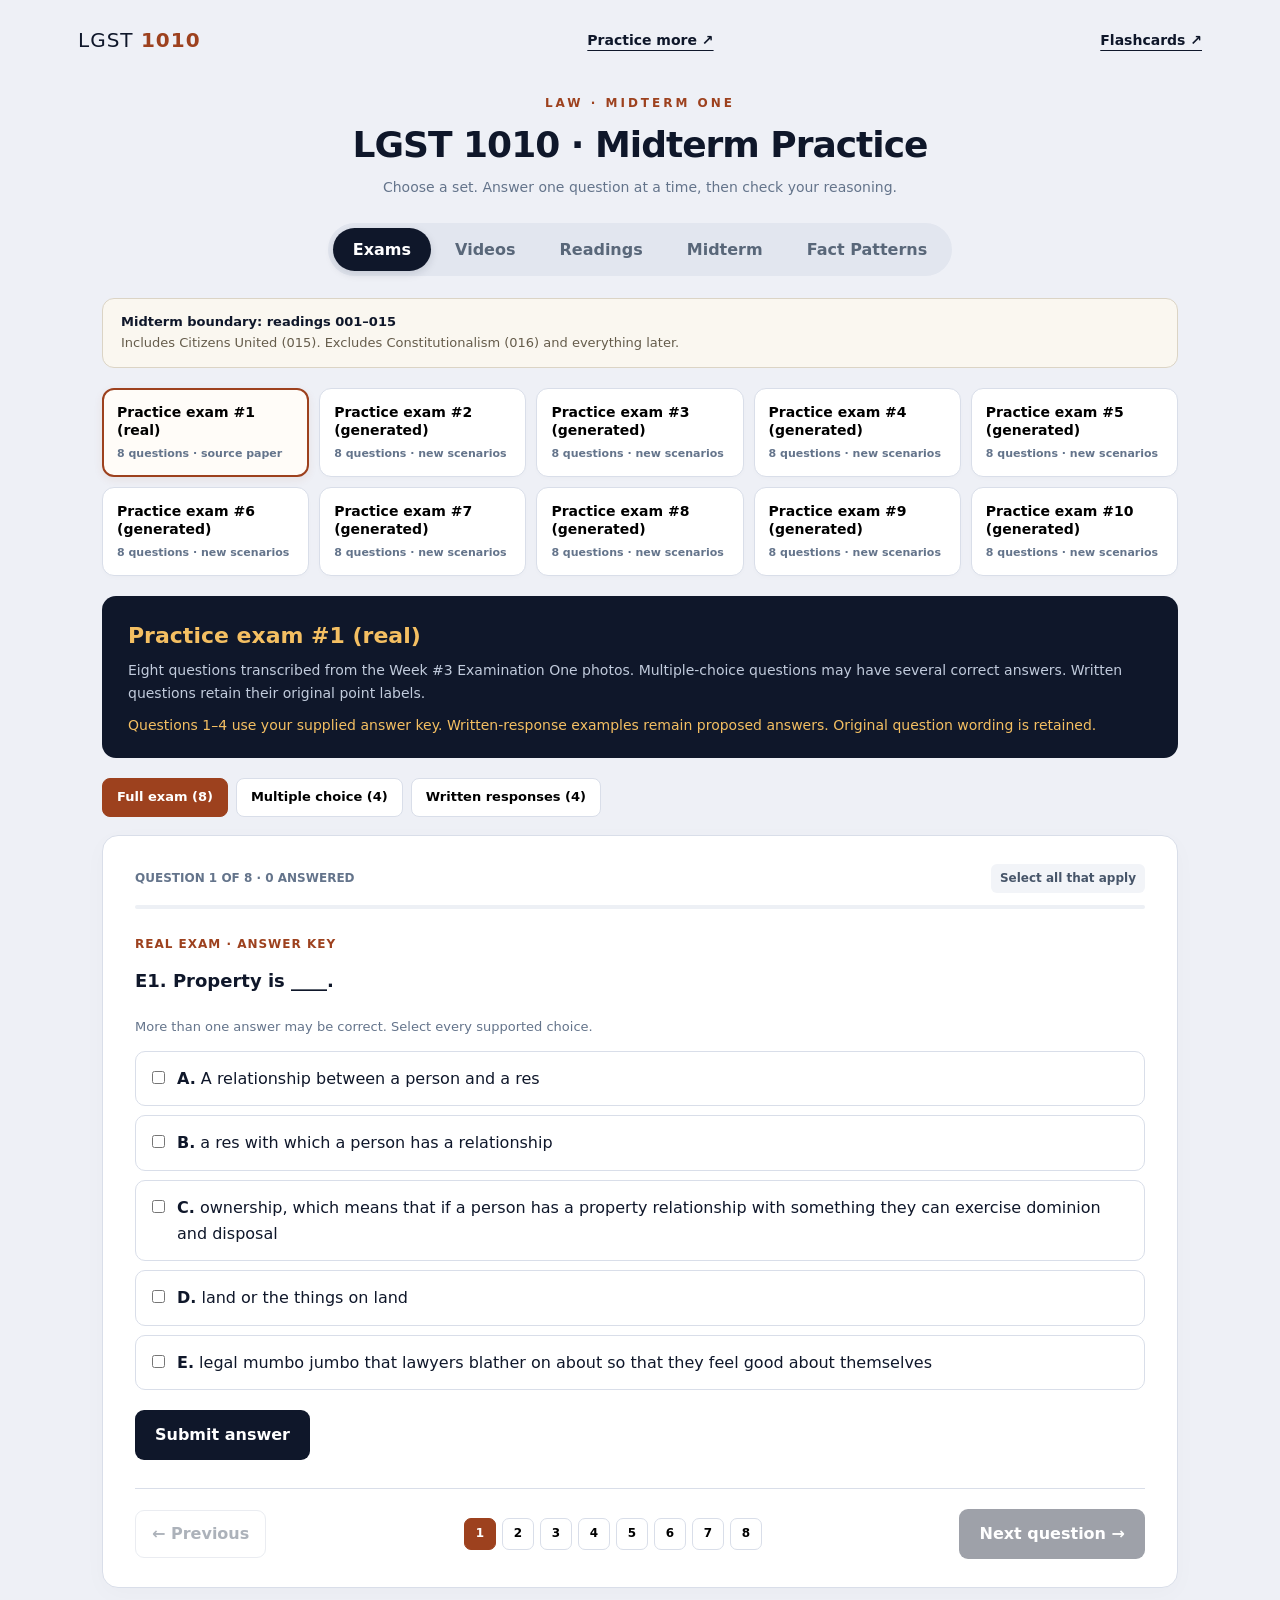
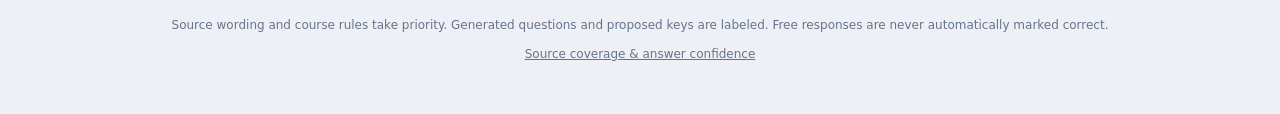
<file: index.html>
<!doctype html><html lang="en"><head><meta charset="utf-8"><meta name="viewport" content="width=device-width,initial-scale=1"><title>LGST 1010 · Midterm Practice</title><link rel="icon" href="favicon.svg"><link rel="stylesheet" href="style.css?v=20261011-full-facts"></head><body><header><a class="brand" href="./">LGST <b>1010</b></a><a class="practice" href="https://notebook.google.com/notebook/0f47667a-3fe8-4cbe-b764-c7b198764ac6?authuser=1" target="_blank" rel="noopener">Practice more ↗</a><a class="practice" href="flashcards.html">Flashcards ↗</a></header><main><div class="hero"><p class="eyebrow">LAW · MIDTERM ONE</p><h1>LGST 1010 · Midterm Practice</h1><p>Choose a set. Answer one question at a time, then check your reasoning.</p></div><nav id="modes" aria-label="Study sections"></nav><div class="scope"><strong>Midterm boundary: readings 001–015</strong><span>Includes Citizens United (015). Excludes Constitutionalism (016) and everything later.</span></div><div id="sets" aria-label="Question sets"></div><section class="setintro" id="setintro"></section><nav id="filters" aria-label="Question subtabs"></nav><section id="quiz" aria-live="polite"></section><footer>Source wording and course rules take priority. Generated questions and proposed keys are labeled. Free responses are never automatically marked correct.<br><button id="about">Source coverage &amp; answer confidence</button></footer><dialog id="sourceDialog"><button id="closeDialog" class="close" aria-label="Close">×</button><h2>What is in this site?</h2><div id="sourceContent"></div></dialog></main><script src="data.js?v=20261011-full-facts"></script><script src="fact-patterns.js?v=20261011-full-facts"></script><script src="app.js?v=20261011-full-facts"></script></body></html>
</file>
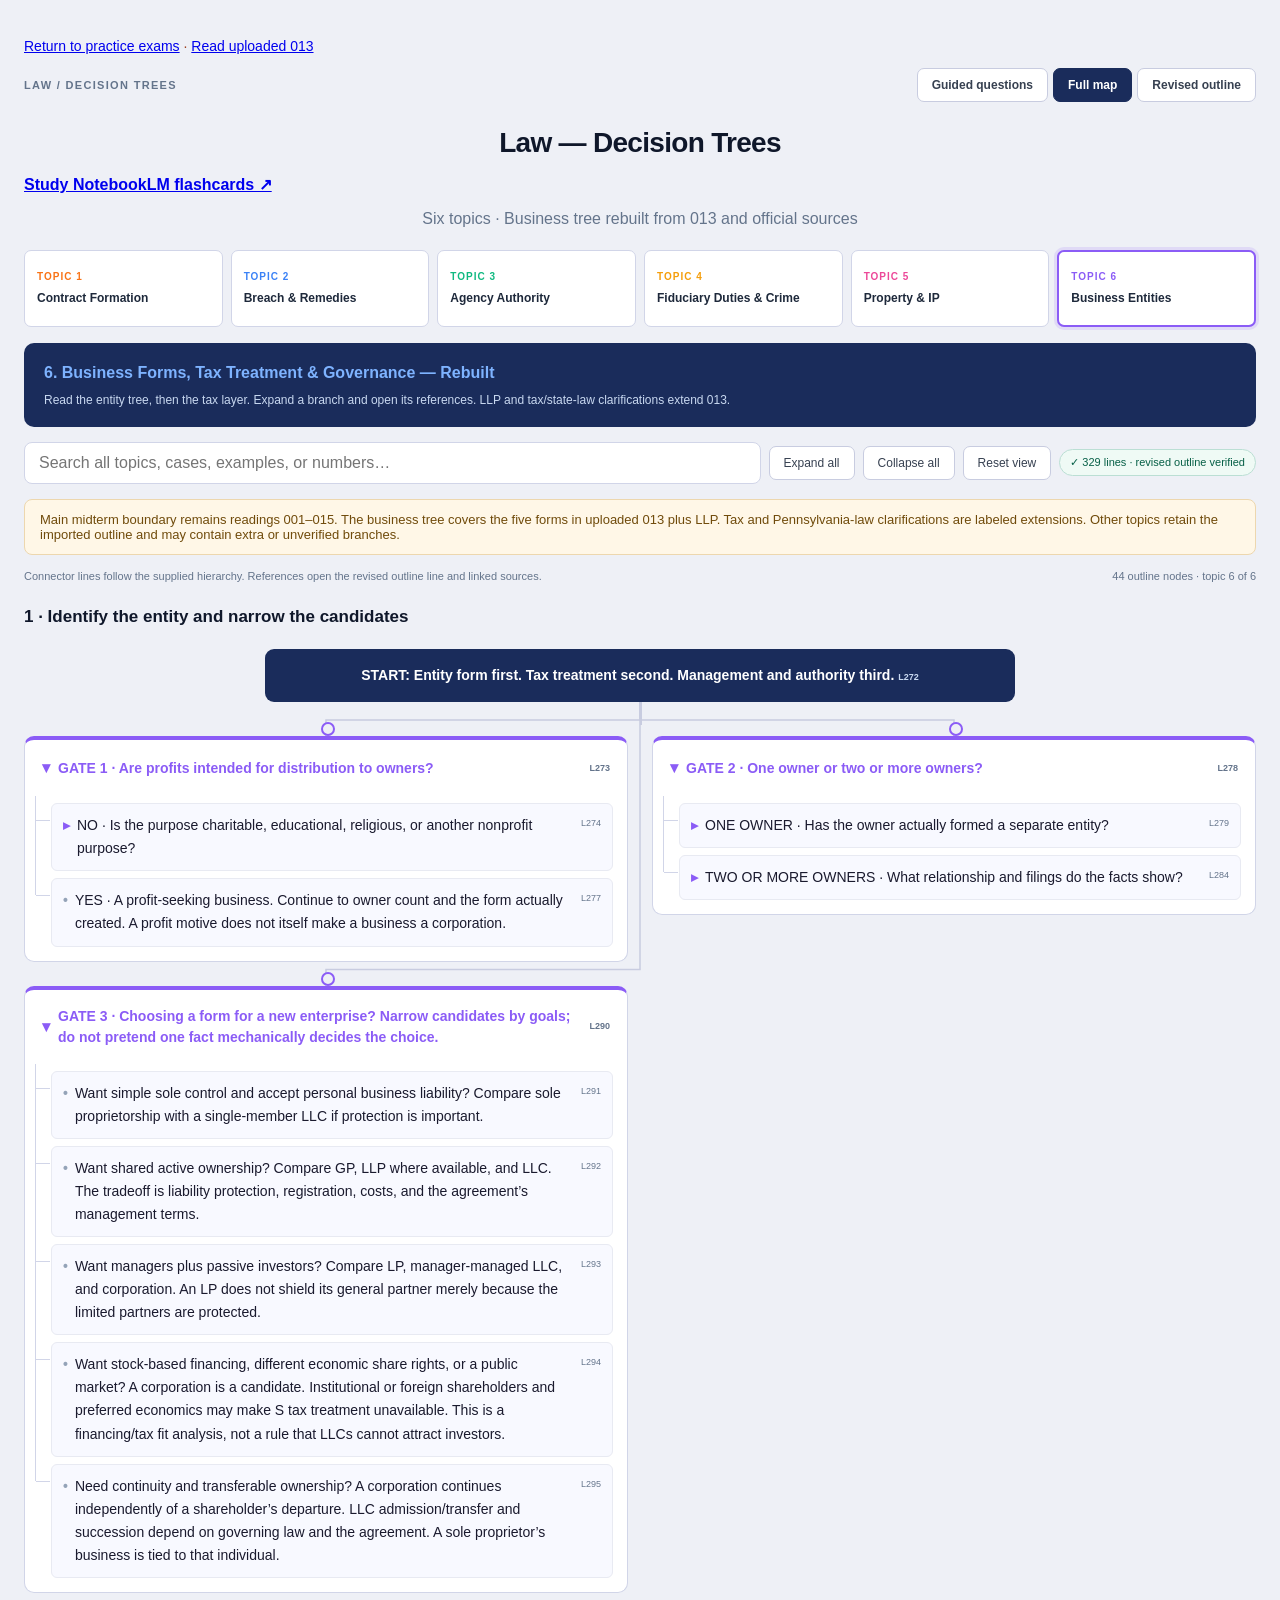
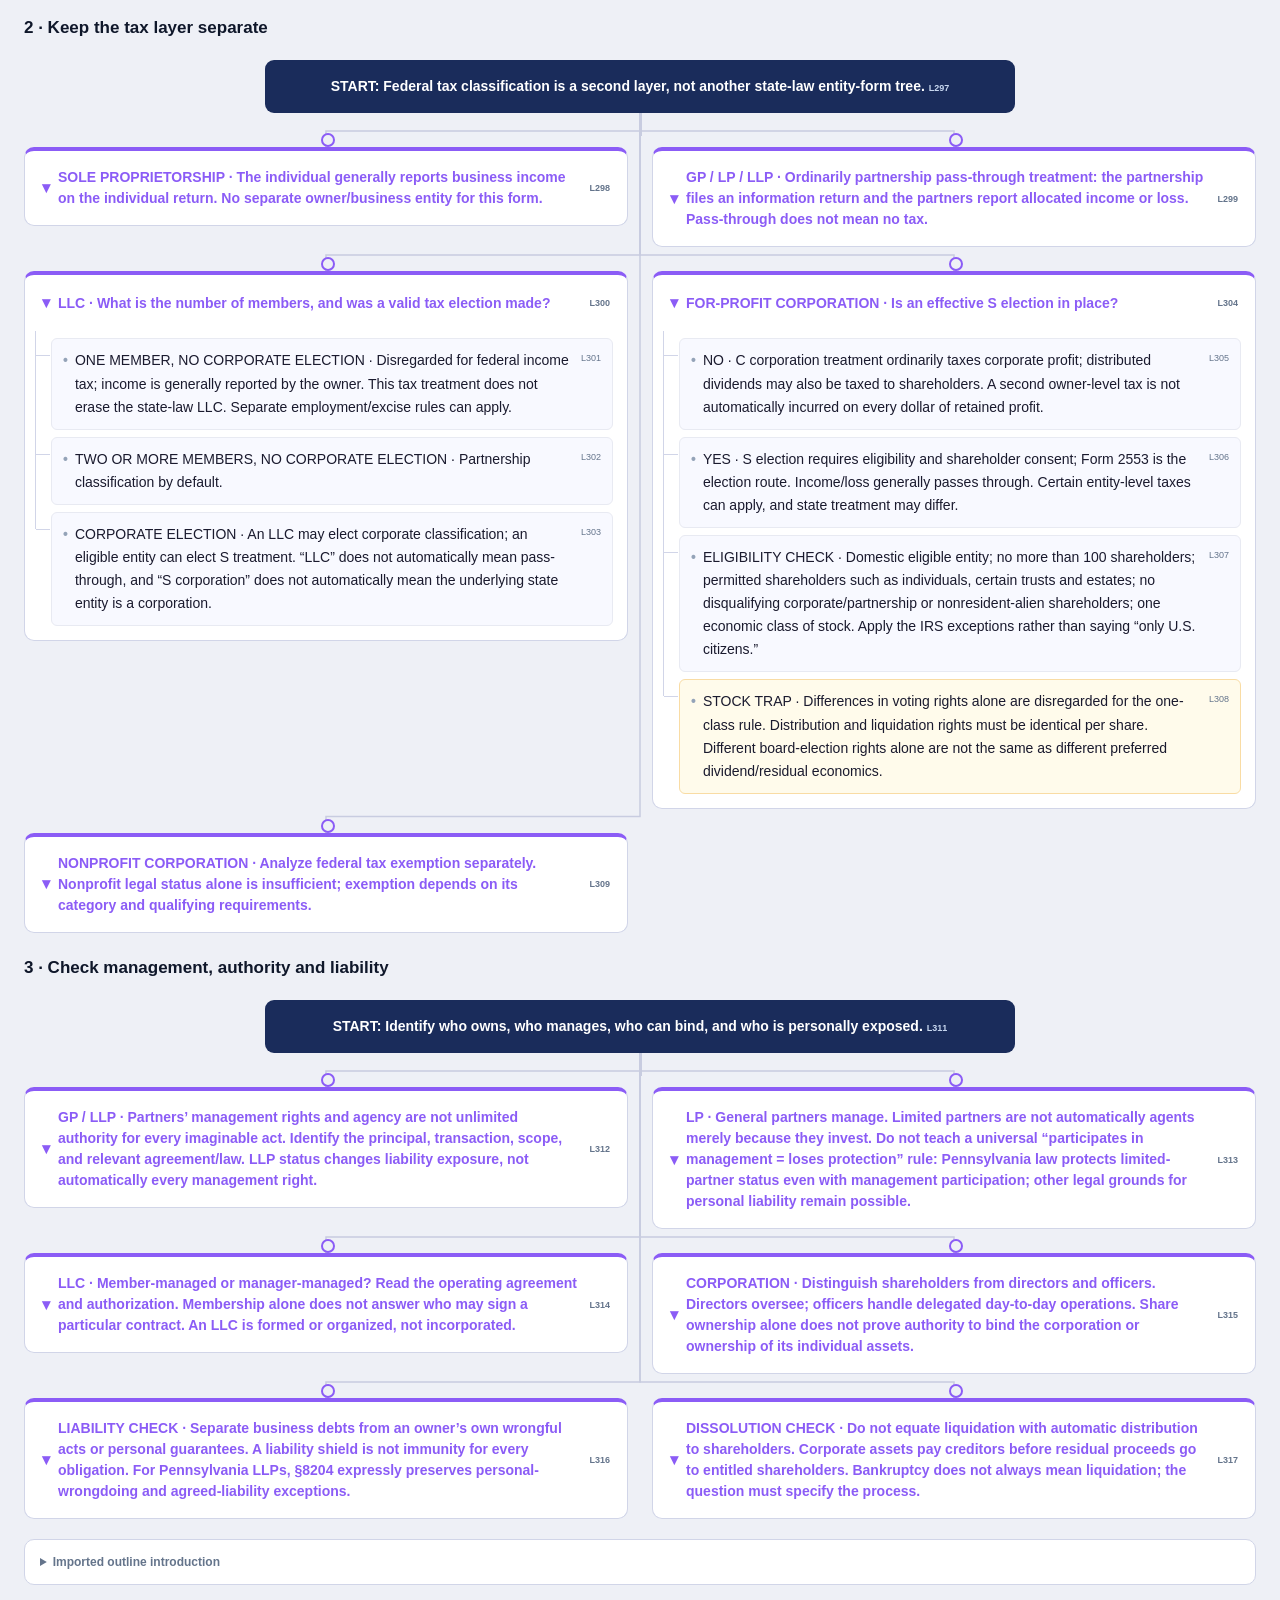
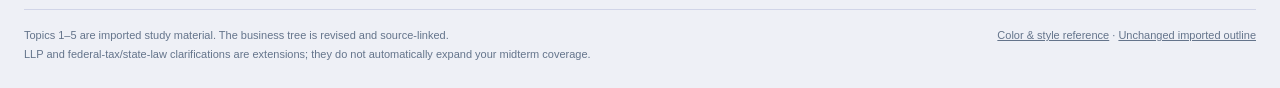
<file: decision-trees.html>
<!doctype html>
<html lang="en"><head><meta charset="UTF-8"><meta name="viewport" content="width=device-width,initial-scale=1">
<title>Law — Decision Trees</title><meta name="description" content="Six interactive topic trees with a rebuilt, source-linked business tree.">
<link rel="icon" type="image/svg+xml" href="data:image/svg+xml,%3Csvg xmlns='http://www.w3.org/2000/svg' viewBox='0 0 32 32'%3E%3Crect width='32' height='32' rx='7' fill='%231a2c5b'/%3E%3Cpath d='M16 6v9M7 15h18M7 15v9m18-9v9' stroke='%237eb3ff' stroke-width='2' fill='none'/%3E%3Ccircle cx='16' cy='6' r='3' fill='%23f97316'/%3E%3Ccircle cx='7' cy='25' r='3' fill='%2310b981'/%3E%3Ccircle cx='25' cy='25' r='3' fill='%23ec4899'/%3E%3C/svg%3E">
<style>
*{box-sizing:border-box}body{margin:0;background:#eef0f6;color:#1a1a2e;font:14px -apple-system,BlinkMacSystemFont,'Segoe UI',sans-serif}button,input{font:inherit}button,a{touch-action:manipulation}button{cursor:pointer}button:focus-visible,a:focus-visible,summary:focus-visible,input:focus-visible{outline:3px solid #3b82f6;outline-offset:3px}button{border:1px solid #c8cce0;background:white;color:#374151;border-radius:7px;padding:9px 14px}button:hover{background:#f8f9ff}button.active{background:#1a2c5b;border-color:#1a2c5b;color:white}main{max-width:1500px;padding:24px;margin:auto}.topline{display:flex;justify-content:space-between;align-items:center;gap:12px}.brand{font-size:11px;letter-spacing:.12em;font-weight:800;color:#64748b}.switch{display:flex;gap:5px}.switch button{font-size:12px;font-weight:650}h1{font-size:28px;text-align:center;letter-spacing:-.025em;margin:25px 0 6px;color:#0f172a}.subtitle{text-align:center;color:#64748b;margin:0 0 22px}.tabs{display:grid;grid-template-columns:repeat(6,1fr);gap:8px}.tab{text-align:left;border:1.5px solid #d1d5e8;padding:12px;min-height:77px}.tab.selected{border:2px solid var(--uc);box-shadow:0 0 0 3px color-mix(in srgb,var(--uc) 15%,transparent)}.tab-num{display:block;color:var(--uc);font-size:10px;font-weight:750;letter-spacing:.1em;margin-bottom:6px}.tab-label{font-size:12px;font-weight:750;color:#1e293b}.banner{background:#1a2c5b;color:#c8d8f0;border-radius:10px;margin-top:16px;padding:17px 20px;line-height:1.6}.banner h2{font-size:16px;color:#7eb3ff;margin:0 0 5px}.banner p{margin:0;font-size:12px}.controls{display:flex;align-items:center;gap:8px;flex-wrap:wrap;margin:15px 0}.search-wrap{flex:1;min-width:210px;position:relative}.search-wrap input{width:100%;padding:11px 14px;border:1px solid #d1d5e8;border-radius:8px;color:#0f172a;background:white}.controls button{font-size:12px}.small{font-size:11px;color:#64748b}.badge{display:inline-flex;align-items:center;gap:7px;border:1px solid #bbdfd4;border-radius:30px;padding:6px 10px;font-size:11px;background:#effaf5;color:#065f46}.dot{width:6px;height:6px;background:#10b981;border-radius:100%}.legend{display:flex;justify-content:space-between;gap:16px;margin:14px 0;color:#64748b;font-size:11px}.legend a{color:#64748b}.block-title{font-size:17px;margin:25px 0 14px;color:#0f172a}.root{max-width:750px;margin:22px auto 0;padding:16px 20px;text-align:center;border-radius:9px;background:#1a2c5b;color:white;font-size:14px;font-weight:700;line-height:1.5}.stages{position:relative;display:grid;grid-template-columns:repeat(2,minmax(0,1fr));gap:24px;padding-top:34px;align-items:start}.stages:before{content:'';position:absolute;top:0;left:50%;height:23px;border-left:2px solid #c8cce0}.stage{position:relative;background:white;border:1px solid #d1d5e8;border-radius:10px;border-top:4px solid var(--uc);min-width:0}.stage:before{content:'';position:absolute;width:10px;height:10px;border:2px solid var(--uc);background:#eef0f6;top:-18px;left:calc(50% - 5px);border-radius:100%}.stage>summary{list-style:none;padding:16px 17px;font-size:13px;font-weight:750;color:var(--uc);display:flex;align-items:center;gap:8px;line-height:1.5}.stage>summary:before{content:'▸';font-size:16px}.stage[open]>summary:before{content:'▾'}.stage>summary .node-text{flex:1}.stage>.children{padding:0 14px 14px 10px}.children{list-style:none;padding:0 0 0 17px;margin:0}.branch{position:relative;border-left:1.5px solid #d1d5e8;padding:7px 0 0 15px}.branch:before{content:'';position:absolute;left:0;top:24px;width:14px;border-top:1.5px solid #d1d5e8}.branch:last-child{border-left-color:transparent}.branch:last-child:after{content:'';position:absolute;left:-1.5px;top:0;height:24px;border-left:1.5px solid #d1d5e8}.node-card{background:#f8f9ff;border:1px solid #e8eaf2;border-radius:6px}.node-card>summary{padding:10px 11px;display:flex;gap:7px;align-items:start;list-style:none;line-height:1.6;font-size:12px;position:relative;z-index:1}.node-card>summary:before{content:'▸';font-weight:750;color:var(--uc)}.node-card[open]>summary:before{content:'▾'}.node-card.leaf>summary:before{content:'•';color:#94a3b8}.node-text{white-space:pre-wrap;overflow-wrap:anywhere;flex:1}.node-card>.children{padding:0 9px 9px 10px}.node-card.trap{background:#fffbeb;border-color:#f9dca4}.node-card.negative{background:#fff5f6;border-color:#f2cdd7}.node-card.positive{background:#effaf5;border-color:#bbdfd4}.source-link{font-size:9px;color:#64748b;background:transparent;border:0;padding:2px 0 2px 4px;border-radius:2px;white-space:nowrap;line-height:1.6}.source-link:hover{text-decoration:underline;background:transparent}.node-card.picked, .stage.picked{box-shadow:0 0 0 3px #f59e0b}.node-card .children .branch{padding-left:11px}.node-card .children .branch:before{width:10px}.search-results{background:white;border:1px solid #d1d5e8;border-radius:10px;padding:14px;margin-bottom:18px;max-height:360px;overflow:auto}.search-results h3{font-size:13px;margin:0 0 10px}.result{display:block;width:100%;text-align:left;margin:6px 0;padding:10px 12px;font-size:12px;line-height:1.5}.result span{display:block;font-size:10px;color:#64748b;margin-bottom:3px}mark{background:#fef08a;color:#1a1a2e;padding:0}.source-head{display:flex;gap:15px;justify-content:space-between;align-items:start;margin-top:20px}.source-head h2{font-size:18px;margin:0 0 6px}.source-tools{display:flex;gap:8px}.source-tools button{font-size:12px}.source-box{background:white;border:1px solid #d1d5e8;border-radius:10px;margin-top:14px;overflow:auto;padding:20px}pre{font:12px/1.65 'SFMono-Regular',Consolas,'Liberation Mono',monospace;white-space:pre;margin:0;color:#374151;tab-size:4}.source-box.wrap pre{white-space:pre-wrap;overflow-wrap:anywhere}.source-note{margin:10px 0;line-height:1.6;color:#64748b;font-size:12px}.extra{background:white;border:1px solid #d1d5e8;border-radius:10px;margin-top:20px;padding:15px}.extra summary{color:#64748b;font-size:12px;font-weight:650;cursor:pointer}.extra p{white-space:pre-wrap;line-height:1.7;font-size:12px;color:#374151}.foot{margin-top:24px;border-top:1px solid #d1d5e8;padding-top:16px;display:flex;gap:15px;justify-content:space-between;font-size:11px;line-height:1.7;color:#64748b}.foot a{color:#64748b}#node-dialog{border:1px solid #d1d5e8;border-radius:12px;padding:20px;max-width:min(850px,94vw);max-height:80vh}#node-dialog::backdrop{background:#1a2c5b66}#node-dialog pre{white-space:pre-wrap;overflow-wrap:anywhere;margin:15px 0}.modal-head{display:flex;justify-content:space-between;gap:20px;align-items:center}.modal-head h3{margin:0;font-size:15px}[hidden]{display:none!important}@media(max-width:1100px){.tabs{grid-template-columns:repeat(3,1fr)}}@media(max-width:760px){main{padding:16px}.topline{align-items:start}.brand{max-width:100px;line-height:1.6}h1{font-size:23px}.tabs{grid-template-columns:repeat(2,1fr)}.tab{min-height:65px}.stages{grid-template-columns:1fr;gap:24px}.stage:before{left:calc(50% - 5px)}.legend,.foot,.source-head{flex-direction:column}.branch{padding-left:10px}.children{padding-left:10px}.source-link{font-size:8px}.controls{gap:6px}.controls button{padding:9px}.source-box{padding:12px}.switch button{padding:8px 10px}.root{text-align:left;font-size:12px}.node-card>summary{padding:9px 8px}.stage>summary{padding:13px}}
@media print{.controls,.switch,.tabs,.source-tools,.source-link,.foot,.legend{display:none!important}body{background:white}main{padding:0}.stage{break-inside:avoid}.stages{display:block}.stage{margin-top:15px}.root{color:#0f172a;background:white;border:1px solid #64748b}}
</style><style>
body{font-size:16px}.node-card>summary,.stage>summary{font-size:14px}.node-card>summary{line-height:1.65}.ref-link{display:block;margin:9px 0;color:#6d28d9;font-size:14px}.scope-label{font-size:12px;font-weight:650;color:#854d0e;padding:0 12px 10px}.extra-scope{border-style:dashed!important;background:#fff9ec!important}.embedded main{padding:4px 12px 18px}.embedded .back-link,.embedded .brand,.embedded h1,.embedded .subtitle,.embedded .tabs,.embedded .banner,.embedded .extra,.embedded .foot{display:none}.embedded .controls{margin-top:8px}.embedded .stages{gap:16px}.embedded .root{margin-top:14px}.source-note{line-height:1.7}.scope-note{font-size:13px;background:#fff7e7;color:#704b0b;border:1px solid #edd7ae;border-radius:8px;padding:12px 15px;margin:15px 0}.back-link{font-size:14px;color:#9d411e}.source-box.wrap pre{white-space:pre-wrap;overflow-wrap:anywhere}@media(max-width:600px){.tabs{display:flex;overflow:auto}.tab{min-width:145px}.embedded main{padding:4px}.stages{grid-template-columns:1fr!important}.children{padding-left:10px}.node-card>.children{padding-left:4px}.branch{padding-left:9px}.stage>.children{padding:0 8px 12px 5px}.root{font-size:14px}.controls button{padding:8px 9px}.legend{flex-direction:column;gap:4px}.source-box{max-width:100%}.source-head{flex-wrap:wrap}.modal-head{gap:10px}}
</style><style id="guided-design">
.guided-area{margin:20px 0 24px;border:1px solid #cbd5e1;border-radius:18px;background:#fff;padding:clamp(16px,3vw,30px)}
.guided-head{display:flex;justify-content:space-between;align-items:center;gap:12px;flex-wrap:wrap}
.guided-step{color:#475569;font-weight:750;font-size:12px;text-transform:uppercase;letter-spacing:.09em}
.guided-progress{height:6px;border-radius:20px;background:#e2e8f0;overflow:hidden;margin:16px 0 23px}.guided-progress>div{height:100%;background:var(--uc,#3b82f6);transition:width .2s}
.guided-question{font-size:clamp(22px,3.5vw,31px);font-weight:780;line-height:1.3;max-width:760px;color:#15263d;margin:5px 0 15px}
.guided-details{color:#334155;line-height:1.7;font-size:15px}
.guided-details li{margin:8px 0}.guided-details ul{padding-left:23px}
.guided-details details{padding:10px 13px;border-radius:9px;background:#f1f5f9;margin:8px 0}
.guided-details summary{cursor:pointer;font-weight:650}
.guided-answer{padding:14px 17px;border-radius:10px;background:#f8fafc;border-left:4px solid var(--uc,#3b82f6);margin:17px 0;font-size:15px;line-height:1.6}
.guided-answer.yes{border-left-color:#0d9488;background:#eefcf7}.guided-answer.no{border-left-color:#dc5868;background:#fff2f3}
.guided-choices{display:flex;gap:12px;flex-wrap:wrap;margin-top:20px}
.guided-choices button{min-width:112px;min-height:48px;font-weight:800;border-radius:12px}
.guided-choices .yes{background:#0d766e;border-color:#0d766e;color:#fff}.guided-choices .no{background:#ad3345;border-color:#ad3345;color:#fff}
.guided-crumbs{display:flex;gap:7px;flex-wrap:wrap;margin:12px 0}.guided-crumbs button{font-size:12px;padding:6px 9px}
.guided-explain{margin:12px 0 0;color:#475569}.guided-area[hidden]{display:none}
.guided-bar{display:flex;gap:9px;justify-content:space-between;flex-wrap:wrap}
.guided-area .guided-statement{font-size:13px;color:#64748b}
@media(max-width:560px){.guided-choices{display:grid;grid-template-columns:1fr 1fr}.guided-choices button{min-width:0}.guided-area{padding:15px}}
</style></head><body><main><p class="back-link"><a href="index.html">Return to practice exams</a> · <a href="sources/013-choose-business-structure.pdf" target="_blank" rel="noopener">Read uploaded 013</a></p>
<div class="topline"><span class="brand">LAW / DECISION TREES</span><div class="switch" aria-label="View"><button id="guide-btn" aria-pressed="false">Guided questions</button><button id="graph-btn" class="active" aria-pressed="true">Full map</button><button id="source-btn" aria-pressed="false">Revised outline</button></div></div>
<h1>Law — Decision Trees</h1><p><a href="flashcards.html" style="font-weight:750">Study NotebookLM flashcards ↗</a></p><p class="subtitle">Six topics · Business tree rebuilt from 013 and official sources</p>
<nav class="tabs" aria-label="Legal topics" role="tablist" id="tabs"></nav>
<section class="banner"><h2 id="topic-title"></h2><p id="mode-note">Click a branch to expand or collapse it. Tree cards retain the source wording; connecting lines and spacing are visually reflowed.</p></section>
<div id="guided-view" class="guided-area" hidden><div class="guided-head"><span class="guided-step" id="guided-step">QUESTION 1</span><span class="guided-statement">Decide, then compare both outcomes and supporting rules.</span></div><div class="guided-progress"><div id="guided-fill"></div></div><div id="guided-crumbs" class="guided-crumbs"></div><div id="guided-question" class="guided-question"></div><div id="guided-details" class="guided-details"></div><div id="guided-answer" class="guided-answer" hidden></div><div class="guided-choices"><button id="guided-yes" class="yes">YES</button><button id="guided-no" class="no">NO</button><button id="guided-next">Next question →</button><button id="guided-back">← Back</button></div></div><div class="controls"><label class="search-wrap"><span class="small" hidden>Search entire outline</span><input id="search" type="search" placeholder="Search all topics, cases, examples, or numbers…" aria-label="Search entire outline"></label><button id="expand">Expand all</button><button id="collapse">Collapse all</button><button id="reset">Reset view</button><span class="badge" id="integrity"><span class="dot"></span>Outline check</span></div>
<p class="scope-note">Main midterm boundary remains readings 001–015. The business tree covers the five forms in uploaded 013 plus LLP. Tax and Pennsylvania-law clarifications are labeled extensions. Other topics retain the imported outline and may contain extra or unverified branches.</p><section id="results" class="search-results" hidden aria-live="polite"></section>
<div id="graph-view"><div class="legend"><span>Connector lines follow the supplied hierarchy. References open the revised outline line and linked sources.</span><span id="node-count"></span></div><section id="trees" role="tabpanel" aria-label="Topic decision tree"></section><details class="extra"><summary>Imported outline introduction</summary><p id="intro"></p><p id="outro"></p></details></div>
<section id="source-view" hidden><div class="source-head"><div><h2>Revised study outline</h2><span class="small" id="source-stats"></span></div><div class="source-tools"><button id="wrap" aria-pressed="false">Wrap long lines</button><button id="download">Download revised .txt</button></div></div><p class="source-note">Topics 1–5 retain the supplied outline. Topic 6 has been rewritten from uploaded reading 013 and verified sources. Line popovers and this view show the revised study outline, not quotations from statutes.</p><div class="source-box" id="source-box"><pre id="source-text"></pre></div></section>
<footer class="foot"><span>Topics 1–5 are imported study material. The business tree is revised and source-linked.<br>LLP and federal-tax/state-law clarifications are extensions; they do not automatically expand your midterm coverage.</span><span><a href="https://ezombie292.github.io/ap-econ-cheatsheet/" target="_blank" rel="noopener">Color & style reference</a> · <a href="sources/original-decision-tree-outline.txt" download>Unchanged imported outline</a></span></footer>
</main><dialog id="node-dialog"><div class="modal-head"><h3 id="dialog-title">Revised outline reference</h3><button id="close-dialog" aria-label="Close source excerpt">Close</button></div><pre id="node-original"></pre><div id="legal-refs"></div><button id="full-source">Open revised outline</button></dialog>
<script id="data" type="application/json">{"source": "Here is the fully expanded, comprehensive decision-tree architecture for the entire course. Every tree incorporates the precise procedural branches, governing legal tests, landmark cases, failure states, and hidden exam traps from the lectures and study guides.\n\n---\n\n### **1. Contract Formation: The Enforceable Promise Decision Algorithm**\n\n```text\n[START: Alleged Promise / Transaction]\n       │\n       ▼\n[GATEWAY 1: MUTUAL ASSENT (Offer & Acceptance)]\n ├── STEP 1A: Is there a Valid Offer?\n │    ├── Did the communication manifest an objective willingness to be bound?\n │    ├── Were essential terms reasonably certain and definite?\n │    ├─ NO ──► INVITATION TO MAKE AN OFFER ONLY (e.g., school bulletin, catalog)\n │    │         └── Application + fee constitutes the offer; school retains fee as acceptance (*Steinberg v. Chicago Med. Sch.*).\n │    └─ YES ─► Valid Offer Created. Power of acceptance is vested in offeree.\n │\n ├── STEP 1B: Was the Power of Acceptance Terminated Before Acceptance?\n │    ├── Revocation by offeror before acceptance takes effect?\n │    ├── Rejection or Counter-Offer by offeree? (Mirror image rule: accepting only 250 of 500 terms = counter-offer)\n │    ├── Death of offeror?\n │    ├── Offeree learns of facts inconsistent with the offer? (e.g., offered land swallowed by a sinkhole)\n │    ├─ YES ─► POWER TERMINATED ──► [NO CONTRACT CAN FORM]\n │    └─ NO  ─► Proceed to Step 1C\n │\n └── STEP 1C: Was there Proper, Timely Acceptance?\n      ├── Contract forms PRECISELY at the moment of acceptance.\n      ├── Check Mode Invited by Offeror:\n      │    ├── UNILATERAL: Offer invites acceptance ONLY by performance/action.\n      │    └── BILATERAL: Offer expressly invites acceptance by a RETURN PROMISE.\n      │         └── EXAM TRAP (Microwave Tower Example): If an offer expressly requires a promise, \n      │             secretly performing the work without communicating the promise yields US$0 contract damages!\n      ├─ NO ──► [NO CONTRACT]\n      └─ YES ─► Mutual Assent Established. Proceed to Gateway 2.\n       │\n       ▼\n[GATEWAY 2: CONSIDERATION (Bargained-for Exchange)]\n ├── Did promisee suffer a legal detriment / confer a benefit in exchange for the promise?\n ├── Is consideration \"valuable\" in the eyes of the law? (Payment of $15 application fee is valid consideration for the promise to evaluate by published criteria).\n ├── EXAM TRAPS:\n │    ├── Pre-existing Duty: Performing what one was already legally obligated to do ≠ consideration.\n │    ├── Past Consideration: An act done before the promise was made is NO consideration (*Chicago Coliseum v. Dempsey*).\n ├─ NO ──► Check PROMISSORY ESTOPPEL: Did promisee reasonably and foreseeably rely to their substantial detriment?\n │         ├─ NO  ──► UNENFORCEABLE NUDE PROMISE (*Nudum Pactum*)\n │         └─ YES ──► Enforceable under Equity (Damages strictly limited to reliance).\n └─ YES ─► Consideration Established. Proceed to Gateway 3.\n       │\n       ▼\n[GATEWAY 3: CAPACITY]\n ├── Did either party lack legal capacity (infancy/minor, mental defect, extreme intoxication)?\n ├─ YES ──► CONTRACT VOIDABLE at the option of the incapacitated party.\n └─ NO  ──► Capacity Established. Proceed to Gateway 4.\n       │\n       ▼\n[GATEWAY 4: LEGALITY OF OBJECT]\n ├── Is the object, performance, or effect illegal, criminal, or contrary to public policy?\n ├─ YES ──► VOID AB INITIO (*In Pari Delicto*: The court leaves parties where found; no reliance/expectation damages granted for bribes, murder, or illegal acts).\n └─ NO  ──► [FULLY BINDING, ENFORCEABLE CONTRACT FORMED]\n```\n\n---\n\n### **2. Contract Breach & Remedy Selector Decision Tree**\n\n```text\n[START: Enforceable Contract + Unexcused Breach Established]\n       │\n       ▼\n[LEVEL 1: EXPECTATION DAMAGES (Primary Default Measure)]\n Goal: Put injured party in the financial position they would have occupied HAD THE PROMISE BEEN KEPT.\n ├── First Measure: Cost of Completion / Performance (favored when measurable, e.g., $30 to hire a replacement mower).\n ├── Second Measure: Difference in Value (Position Promised B minus Position Delivered A).\n │\n ├── APPLY MANDATORY COMMON-LAW LIMITATIONS:\n │    ├── 1. REASONABLE CERTAINTY (*Ericson v. Playgirl*):\n │    │    ├── Are damages provable with reasonable certainty, or speculative/conjectural?\n │    │    ├── New Business Rule: Lack of profit track record makes future lost profits unrecoverable.\n │    │    └── General Publicity Trap: Loss of general fame/notoriety from missing a magazine cover or review is wholly speculative unless directly tied to professional earning capacity (*Ericson*).\n │    │\n │    ├── 2. FORESEEABILITY (*Hadley v. Baxendale*):\n │    │    └── Measured AT THE TIME OF CONTRACTING (not post-breach). Consequential losses (e.g., spoiled dinner party, taking high-interest loans for college tuition) must be foreseeable to both parties.\n │    │\n │    ├── 3. MITIGATION OF DAMAGES:\n │    │    └── Plaintiff cannot recover for avoidable losses; must make reasonable efforts to find substitute transactions.\n │    │\n │    └── 4. AMERICAN RULE (COSTS OF SUIT):\n │         └── Victims pay their own attorneys' fees and court costs, leaving net recovery less than \"whole\".\n │\n ├─ PASSES ALL LIMITATIONS ──► AWARD COMPENSATORY EXPECTATION DAMAGES\n └─ FAILS CERTAINTY / FORESEEABILITY ──► Drop down to Level 2.\n       │\n       ▼\n[LEVEL 2: RELIANCE DAMAGES (Alternative Backward-Looking Measure)]\n Goal: Restore injured party to the financial position they occupied BEFORE THE PROMISE WAS MADE.\n ├── Reimburses out-of-pocket expenses and costs incurred in reliance on the contract (e.g., $5,000 upfront fee; medical restoration costs).\n ├── EXAM TRAP: Pre-contractual expenses incurred before the agreement was entered into cannot be recovered as reliance damages (*Chicago Coliseum v. Dempsey*).\n ├── Can reliance damages be calculated?\n │    ├─ YES ──► AWARD RELIANCE DAMAGES (\"You can only pick one\" rule: cannot stack expectation and reliance).\n │    └─ NO  ──► Check Nominal Damages ($300 statutory nominal award in *Ericson*) or drop down to Level 3.\n       │\n       ▼\n[LEVEL 3: SPECIFIC PERFORMANCE (Equitable Court Order)]\n Criteria: Awarded ONLY when monetary relief is inadequate AND subject matter is UNIQUE.\n ├── Is the subject matter unique/one-of-a-kind (e.g., specific parcel of real estate, rare antique, unique prototype car)?\n │    ├── YES ──► Does it involve PERSONAL SERVICES (labor, employment, artist, influencer)?\n │    │            ├─ YES ──► STRICTLY DENIED under common law (Courts refuse to compel personal labor).\n │    │            └─ NO  ──► GRANT SPECIFIC PERFORMANCE (Decree compelling conveyance).\n │    └─ NO  ──► DENIED (Subject matter fungible; monetary damages suffice).\n```\n\n---\n\n### **3. Agency Authority & Principal/Agent Liability Decision Matrix**\n\n```text\n[START: Agent (A) signs contract or acts with Third Party (T) purporting to represent Principal (P)]\n       │\n       ▼\n[GATEWAY 1: ACTUAL AUTHORITY (Communication: Principal ──► Agent)]\n ├── Express Actual Authority:\n │    └── Did P communicate explicit words (written/oral) authorizing this exact action?\n │         ├─ YES ──► [P IS BOUND].\n │         └─ NO  ──► Check Implied Actual.\n ├── Implied Actual Authority (*Miller v. Wick Building Co.*):\n │    ├── Question: Did P's words or conduct reasonably cause the AGENT to believe they had authority?\n │    ├── Scope Standard: Limited to what is \"usual and necessary in the ordinary course of the business ACTUALLY CONDUCTED by the corporation\".\n │    └── Extraordinary Transactions Trap: Being General Manager does NOT convey implied authority to sell 75%+ of company assets or real estate (*Miller*).\n ├─ ACTUAL AUTHORITY FOUND ──► [PRINCIPAL BOUND TO THIRD PARTY; AGENT NOT PERSONALLY LIABLE]\n └─ NO ACTUAL AUTHORITY    ──► Proceed to Gateway 2.\n       │\n       ▼\n[GATEWAY 2: APPARENT AUTHORITY (Communication: Principal ──► Third Party)]\n ├── Question: Did P's words or conduct reasonably lead the THIRD PARTY to believe A was authorized?\n ├── TEST 2A: The Putative Agent Rule (ABSOLUTE TRAP)\n │    └── A's self-declaration to T (\"I am P's authorized agent!\") NEVER creates apparent authority. It MUST originate from P.\n ├── TEST 2B: Position & Secret Limitations\n │    └── If P places A in a recognized role (e.g., General Manager) and gives A secret internal restrictions unknown to T, T may rely on customary role authority (*Miller*).\n ├─ APPARENT AUTHORITY FOUND ──► [PRINCIPAL BOUND TO THIRD PARTY]\n │                                └── BUT: P can sue A for indemnity / breach of fiduciary duty for exceeding actual authority!\n └─ NO APPARENT AUTHORITY    ──► Proceed to Gateway 3.\n       │\n       ▼\n[GATEWAY 3: RATIFICATION (Post-Hoc Adoption)]\n ├── Did P voluntarily affirm/adopt the unauthorized act with full knowledge of all material facts?\n ├─ YES ──► [PRINCIPAL IS BOUND RETROACTIVELY]\n └─ NO  ──► [PRINCIPAL IS NOT BOUND TO THIRD PARTY]\n             └── LIABILITY OUTCOME: Agent (A) is personally liable to Third Party (T) for breach of implied warranty of authority / contract damages.\n```\n\n---\n\n### **4. Agent Fiduciary Duties & White-Collar Crime Decision Tree**\n\n```text\n[START: Agent interacts with business opportunity, property, or confidential information]\n       │\n       ▼\n[BRANCH 1: FIDUCIARY DUTY OF CARE]\n ├── Did the agent perform competently (\"do a really good job\")?\n ├── Did the agent maintain adequate, usable business records for the principal?\n └── Did the agent preserve strict confidentiality regarding principal's activities and communications?\n      ├─ FAILED ──► Breach of Fiduciary Duty of Care ──► Agent liable for resulting damages.\n      └─ PASSED ──► Duty of Care satisfied.\n       │\n       ▼\n[BRANCH 2: FIDUCIARY DUTY OF LOYALTY & CONFLICT PROTOCOL]\n ├── Does the transaction involve self-dealing, competition with P, secret profits, or bribes?\n │    ├─ YES ──► APPLY THE MANDATORY 3-STEP PROTOCOL:\n │    │          ├── Step 1: DON'T ACT (Halt the transaction immediately).\n │    │          ├── Step 2: DISCLOSE (Make full, unreserved disclosure of conflict/payment to P).\n │    │          └── Step 3: GET INSTRUCTIONS (Wait for and follow P's express orders).\n │    │          │\n │    │          ├─ FAILED PROTOCOL ──► BREACH OF FIDUCIARY DUTY OF LOYALTY\n │    │          │                      ├── Disgorgement: All secret profits/bribes surrendered to P.\n │    │          │                      ├── Rescission of transaction + tort damages.\n │    │          │                      └── Immediate termination of agency.\n │    │          └─ COMPLIED FULLY  ──► Principal consents; transaction is valid.\n │    └─ NO  ──► Proceed to Criminal & Securities Thresholds.\n       │\n       ▼\n[BRANCH 3: HONEST SERVICES FRAUD (§1346)]\n ├── Did conduct involve Bribery or Kickbacks? (*Skilling v. United States*).\n │    ├── (Note: Undisclosed self-dealing alone does NOT violate §1346 after *Skilling*).\n ├── Is defendant a Private Citizen outside public employment? (*Percoco v. United States*).\n │    ├── \"Dominated and controlled\" / \"Special relationship\" jury test is UNCONSTITUTIONALLY VAGUE.\n │    └── Rule: A private citizen can only owe a duty of honest services to the public if they entered an ACTUAL AGENCY AGREEMENT delegating governmental authority.\n       │\n       ▼\n[BRANCH 4: SECURITIES INSIDER TRADING (Rule 10b-5 / 14e-3)]\n ├── CLASSICAL THEORY (*Chiarella v. United States*):\n │    └── Insider trades on material non-public info; requires fiduciary relationship between insider and company shareholders.\n ├── TIPPER/TIPPEE LIABILITY (*Dirks*):\n │    └── Insider tipper must breach duty for PERSONAL GAIN; tippee inherits duty only if they knew/should have known of the breach.\n ├── MISAPPROPRIATION THEORY (*United States v. O'Hagan*):\n │    └── Outsider (e.g., attorney, printer, journalist) deceives and breaches fiduciary duty owed to the SOURCE of the information.\n └── TENDER OFFER TRAP:\n      └── Rule 14e-3: Does NOT require proof of a fiduciary duty breach once substantial steps toward a tender offer are taken!\n```\n\n---\n\n### **5. Property: Possession, Custom, and IP Infringement Trees**\n\n#### **Part A: Tangible Property & Possession Disputes**\n```text\n[START: Competing claims over unowned, wild, or abandoned resource]\n       │\n       ▼\n[TEST 1: INDUSTRY TRADE USAGE (*Swift v. Gifford*)]\n ├── Does an established, reasonable, trade-wide custom exist (e.g., \"the iron holds the whale\")?\n ├── Was pursuit continuous, and was claim made before conversion/cutting in?\n ├─ YES ──► [TRADE USAGE OVERRIDES GENERAL COMMON LAW OF CAPTURE]\n └─ NO  ──► Apply General Possession Rules (Test 2).\n       │\n       ▼\n[TEST 2: COMPLETE LEGAL POSSESSION (Gray's Rule)]\n ├── 1. Intent to possess and exclude others?\n ├── 2. Physical control: Complete control after all momentum of item and claimant ceases?\n ├── Did incidental contact dislodge item before momentum stopped? (If yes, no possession).\n ├─ FULL POSSESSION ACHIEVED ──► [SOLE TITLE & OWNERSHIP VESTED]\n └─ INCOMPLETE POSSESSION    ──► Proceed to Test 3.\n       │\n       ▼\n[TEST 3: PRE-POSSESSORY INTEREST & CONVERSION (*Popov v. Hayashi*)]\n ├── 1. Did actor take significant but incomplete steps toward possession of abandoned personal property?\n ├── 2. Was the effort interrupted by the UNLAWFUL ACTS of others (e.g., mob violence)?\n ├─ YES ──► ACTOR HAS A \"PRE-POSSESSORY INTEREST\" (Qualified legal right supporting Conversion).\n │           │\n │           ▼\n │   Check Innocent Subsequent Acquirer (Hayashi):\n │    ├── Did defendant commit wrongful/unlawful acts? (Hayashi was innocent).\n │    ├── Did defendant achieve complete physical control? (Yes, pocketed loose ball).\n │    └── Result: Ball entered defendant's hands with a \"cloud on its title\".\n │         └── REMEDY: EQUITABLE DIVISION (*Arnold* prunes; *Keron* boys with money sock) \n │             ──► Sell property, divide proceeds 50/50.\n └─ NO  ──► No cognizable interest. Finder who reduces item to complete control takes title.\n```\n\n#### **Part B: Intellectual Property & Commercial Identity**\n```text\n[START: Intangible Asset or Commercial Identity Dispute]\n       │\n       ├── 1. PATENTS (35 U.S.C. §101 / *Alice Corp. v. CLS Bank*):\n       │    ├── Step 1: Is claim directed to a patent-ineligible concept (law of nature, natural phenomena, abstract idea)?\n       │    │    └── (Intermediated settlement / risk hedging = abstract economic concept).\n       │    └── Step 2: Does claim add an \"inventive concept\" / transformative ordered combination beyond generic computer implementation?\n       │         ├─ NO  ──► PATENT INELIGIBLE.\n       │         └─ YES ──► Valid Patentable Subject Matter.\n       │\n       ├── 2. TRADE SECRETS (*DuPont v. Christopher* vs. *Dow Chemical*):\n       │    ├── Definition: Secret commercial information + reasonable precautions to maintain secrecy.\n       │    ├── Appropriated by \"Improper Means\"?\n       │    │    ├── Aerial photography of unfinished plant = IMPROPER MEANS even if flight in public airspace violated no aviation law (*DuPont*).\n       │    │    └── DISTINGUISH EPA/GOVERNMENT SEARCH (*Dow Chemical*): Conventional aerial photography of open outdoor industrial curtilage by regulatory agency ≠ unconstitutional search.\n       │    └─ Improper Means Found ──► Trade Secret Misappropriation.\n       │\n       └── 3. RIGHT OF PUBLICITY & TRADEMARKS (*White v. Samsung Electronics*):\n            ├── Statutory Publicity (Cal. Civ. Code §3344):\n            │    └── Requires literal use of \"name, voice, signature, photograph, or likeness\" (Mechanical robot in wig/gown ≠ literal \"likeness\").\n            ├── Common Law Right of Publicity:\n            │    └── Broader than §3344; protects unauthorized appropriation of CELEBRITY IDENTITY through any recognizable combination of cues (*Motschenbacher* race car, *Carson* \"Here's Johnny\", *White* Wheel of Fortune robot).\n            └── Lanham Act §43(a) Endorsement Confusion:\n                 └── *Sleekcraft* 8-Factor Test: Evaluates consumer likelihood of confusion over whether celebrity ENDORSED the product, even in a spoof/parody ad.\n```\n\n---\n\n### **6. Business Entity Selection & Governance — REBUILT**\nBased on uploaded 013; LLP and tax/state-law clarifications are verified extensions.\n\nSTART: Entity form first. Tax treatment second. Management and authority third.\n  • GATE 1 · Are profits intended for distribution to owners?\n    • NO · Is the purpose charitable, educational, religious, or another nonprofit purpose?\n      • NONPROFIT CORPORATION · A corporate branch already mentioned in 013. Incorporate under state law; a board governs. A nonprofit may earn revenue or a surplus, but is not organized to distribute that surplus as investor profit.\n      • SEPARATE TAX QUESTION · State nonprofit formation does not automatically confer federal exemption. Most organizations must apply for recognition; §501(c)(3) is one exemption category, not a synonym for every nonprofit.\n    • YES · A profit-seeking business. Continue to owner count and the form actually created. A profit motive does not itself make a business a corporation.\n  • GATE 2 · One owner or two or more owners?\n    • ONE OWNER · Has the owner actually formed a separate entity?\n      • NO · SOLE PROPRIETORSHIP. One individual owns and controls the business; no separate legal identity. Personal liability for business obligations. Formation is automatic when operating alone without another form; licenses, tax registrations, and a trade-name filing may still be needed. Cannot issue corporate stock.\n      • YES · Which filing created it?\n        • LLC · One member is permitted. Generally limits owner liability. Choose member-managed or manager-managed governance; keep an operating agreement and required filings. A single-member LLC is not legally the same as a sole proprietorship even when its default federal tax treatment is disregarded.\n        • CORPORATION · A single shareholder can form a corporation. The entity owns its assets and has its own obligations. Shares, a board, officers, and bylaws organize ownership and management. Continue to the separate corporate tax branch.\n    • TWO OR MORE OWNERS · What relationship and filings do the facts show?\n      • GENERAL PARTNERSHIP (GP) · Co-owners carry on a business for profit without choosing another form. Shared management and partner agency; generally personal, joint-and-several liability for partnership debts. A written agreement is useful even where formation does not require one. Pennsylvania recognizes a GP as an entity distinct from its partners: no liability shield is not the same as no legal entity. This qualifies the reading’s simplified statement.\n      • LIMITED PARTNERSHIP (LP) · At least one general partner and one limited partner. General partners manage and generally bear personal liability; limited partners supply capital with limited liability by status. A filed LP and agreement matter; merely calling someone a silent investor does not establish an LP.\n      • LIMITED LIABILITY PARTNERSHIP (LLP) · Extension beyond 013. A registered partnership status that provides a partner liability shield under applicable state law; shared partner management can remain. Professional eligibility and the shield’s scope vary by state. In Pennsylvania, registration matters; personal wrongful acts and agreed personal obligations remain exceptions.\n      • LLC · Multiple members can share control or appoint managers. The operating agreement addresses contributions, votes, profits, admissions, and transfers. Limited liability and tax classification are separate questions. A manager-managed LLC can accommodate passive investors without using an LP.\n      • CORPORATION · Shareholders hold stock; the board oversees the enterprise and appoints officers. Shareholder, director, and officer are distinct roles, even when the same person holds all three. Stock rights and transfer restrictions must be read rather than assumed.\n  • GATE 3 · Choosing a form for a new enterprise? Narrow candidates by goals; do not pretend one fact mechanically decides the choice.\n    • Want simple sole control and accept personal business liability? Compare sole proprietorship with a single-member LLC if protection is important.\n    • Want shared active ownership? Compare GP, LLP where available, and LLC. The tradeoff is liability protection, registration, costs, and the agreement’s management terms.\n    • Want managers plus passive investors? Compare LP, manager-managed LLC, and corporation. An LP does not shield its general partner merely because the limited partners are protected.\n    • Want stock-based financing, different economic share rights, or a public market? A corporation is a candidate. Institutional or foreign shareholders and preferred economics may make S tax treatment unavailable. This is a financing/tax fit analysis, not a rule that LLCs cannot attract investors.\n    • Need continuity and transferable ownership? A corporation continues independently of a shareholder’s departure. LLC admission/transfer and succession depend on governing law and the agreement. A sole proprietor’s business is tied to that individual.\n\nSTART: Federal tax classification is a second layer, not another state-law entity-form tree.\n  • SOLE PROPRIETORSHIP · The individual generally reports business income on the individual return. No separate owner/business entity for this form.\n  • GP / LP / LLP · Ordinarily partnership pass-through treatment: the partnership files an information return and the partners report allocated income or loss. Pass-through does not mean no tax.\n  • LLC · What is the number of members, and was a valid tax election made?\n    • ONE MEMBER, NO CORPORATE ELECTION · Disregarded for federal income tax; income is generally reported by the owner. This tax treatment does not erase the state-law LLC. Separate employment/excise rules can apply.\n    • TWO OR MORE MEMBERS, NO CORPORATE ELECTION · Partnership classification by default.\n    • CORPORATE ELECTION · An LLC may elect corporate classification; an eligible entity can elect S treatment. “LLC” does not automatically mean pass-through, and “S corporation” does not automatically mean the underlying state entity is a corporation.\n  • FOR-PROFIT CORPORATION · Is an effective S election in place?\n    • NO · C corporation treatment ordinarily taxes corporate profit; distributed dividends may also be taxed to shareholders. A second owner-level tax is not automatically incurred on every dollar of retained profit.\n    • YES · S election requires eligibility and shareholder consent; Form 2553 is the election route. Income/loss generally passes through. Certain entity-level taxes can apply, and state treatment may differ.\n    • ELIGIBILITY CHECK · Domestic eligible entity; no more than 100 shareholders; permitted shareholders such as individuals, certain trusts and estates; no disqualifying corporate/partnership or nonresident-alien shareholders; one economic class of stock. Apply the IRS exceptions rather than saying “only U.S. citizens.”\n    • STOCK TRAP · Differences in voting rights alone are disregarded for the one-class rule. Distribution and liquidation rights must be identical per share. Different board-election rights alone are not the same as different preferred dividend/residual economics.\n  • NONPROFIT CORPORATION · Analyze federal tax exemption separately. Nonprofit legal status alone is insufficient; exemption depends on its category and qualifying requirements.\n\nSTART: Identify who owns, who manages, who can bind, and who is personally exposed.\n  • GP / LLP · Partners’ management rights and agency are not unlimited authority for every imaginable act. Identify the principal, transaction, scope, and relevant agreement/law. LLP status changes liability exposure, not automatically every management right.\n  • LP · General partners manage. Limited partners are not automatically agents merely because they invest. Do not teach a universal “participates in management = loses protection” rule: Pennsylvania law protects limited-partner status even with management participation; other legal grounds for personal liability remain possible.\n  • LLC · Member-managed or manager-managed? Read the operating agreement and authorization. Membership alone does not answer who may sign a particular contract. An LLC is formed or organized, not incorporated.\n  • CORPORATION · Distinguish shareholders from directors and officers. Directors oversee; officers handle delegated day-to-day operations. Share ownership alone does not prove authority to bind the corporation or ownership of its individual assets.\n  • LIABILITY CHECK · Separate business debts from an owner’s own wrongful acts or personal guarantees. A liability shield is not immunity for every obligation. For Pennsylvania LLPs, §8204 expressly preserves personal-wrongdoing and agreed-liability exceptions.\n  • DISSOLUTION CHECK · Do not equate liquidation with automatic distribution to shareholders. Corporate assets pay creditors before residual proceeds go to entitled shareholders. Bankruptcy does not always mean liquidation; the question must specify the process.\n\nSources for revised business tree:\n013: Uploaded reading 013 · ten pages — sources/013-choose-business-structure.pdf\nllc: IRS · LLC federal tax classification — https://www.irs.gov/businesses/small-businesses-self-employed/limited-liability-company-llc\ns: IRS · S corporation eligibility and election — https://www.irs.gov/businesses/small-businesses-self-employed/s-corporations\nstock: IRS · Form 2553 instructions (economic versus voting rights) — https://www.irs.gov/instructions/i2553\ncorp: IRS · Forming a corporation — https://www.irs.gov/businesses/small-businesses-self-employed/forming-a-corporation\nnonprofit: IRS · Nonprofit status and federal tax exemption — https://www.irs.gov/charities-non-profits/federal-tax-obligations-of-nonprofit-corporations\npa: Pennsylvania · Partnership forms and registrations — https://business.pa.gov/plan/choosing-a-business-structure/general-partnerships-limited-partnerships-limited-liability-partnerships-and-limited-liability-limited-partnerships/\nentity: Pennsylvania §8421 · A partnership is a distinct entity — https://www.legis.state.pa.us/WU01/LI/LI/CT/htm/15/00.084.021.000..htm\nllp: Pennsylvania §8204 · LLP shield and exceptions — https://www.legis.state.pa.us/WU01/LI/LI/CT/HTM/15/00.082.004.000..HTM\nlp: Pennsylvania Act 170 · Limited-partner participation and liability — https://www.legis.state.pa.us/WU01/LI/LI/US/HTM/2016/0/0170..HTM\n", "bytesBase64": "[base64]/CiDilIIgICAg4pSc4pSA4pSAIFJldm9jYXRpb24gYnkgb2ZmZXJvciBiZWZvcmUgYWNjZXB0YW5jZSB0YWtlcyBlZmZlY3Q/CiDilIIgICAg4pSc4pSA4pSAIFJlamVjdGlvbiBvciBDb3VudGVyLU9mZmVyIGJ5IG9mZmVyZWU/IChNaXJyb3IgaW1hZ2UgcnVsZTogYWNjZXB0aW5nIG9ubHkgMjUwIG9mIDUwMCB0ZXJtcyA9IGNvdW50ZXItb2ZmZXIpCiDilIIgICAg4pSc4pSA4pSAIERlYXRoIG9mIG9mZmVyb3I/[base64]/CiDilJzilIDilIAgSXMgY29uc2lkZXJhdGlvbiAidmFsdWFibGUiIGluIHRoZSBleWVzIG9mIHRoZSBsYXc/[base64]/[base64]/[base64]/[base64]/CiDilJzilIDilIAgRGlkIHRoZSBhZ2VudCBtYWludGFpbiBhZGVxdWF0ZSwgdXNhYmxlIGJ1c2luZXNzIHJlY29yZHMgZm9yIHRoZSBwcmluY2lwYWw/[base64]/[base64]/[base64]/[base64]/[base64]/[base64]/[base64]", "topics": [{"title": "1. Contract Formation: The Enforceable Promise Decision Algorithm", "short": "Contract Formation", "color": "#f97316", "first": 5, "last": 63, "blocks": [{"title": null, "first": 8, "last": 59, "roots": [{"id": "n8", "text": "[START: Alleged Promise / Transaction]", "lines": [8], "depth": 0, "children": [{"id": "n11", "text": "[GATEWAY 1: MUTUAL ASSENT (Offer & Acceptance)]", "lines": [11], "depth": 0, "children": [{"id": "n12", "text": "STEP 1A: Is there a Valid Offer?", "lines": [12], "depth": 1, "children": [{"id": "n13", "text": "Did the communication manifest an objective willingness to be bound?", "lines": [13], "depth": 6, "children": [], "fragments": [{"line": 13, "prefix": " │    ├── ", "text": "Did the communication manifest an objective willingness to be bound?"}]}, {"id": "n14", "text": "Were essential terms reasonably certain and definite?", "lines": [14], "depth": 6, "children": [], "fragments": [{"line": 14, "prefix": " │    ├── ", "text": "Were essential terms reasonably certain and definite?"}]}, {"id": "n15", "text": "NO ──► INVITATION TO MAKE AN OFFER ONLY (e.g., school bulletin, catalog)", "lines": [15], "depth": 6, "children": [{"id": "n16", "text": "Application + fee constitutes the offer; school retains fee as acceptance (*Steinberg v. Chicago Med. Sch.*).", "lines": [16], "depth": 16, "children": [], "fragments": [{"line": 16, "prefix": " │    │         └── ", "text": "Application + fee constitutes the offer; school retains fee as acceptance (*Steinberg v. Chicago Med. Sch.*)."}]}], "fragments": [{"line": 15, "prefix": " │    ├─ ", "text": "NO ──► INVITATION TO MAKE AN OFFER ONLY (e.g., school bulletin, catalog)"}]}, {"id": "n17", "text": "YES ─► Valid Offer Created. Power of acceptance is vested in offeree.", "lines": [17], "depth": 6, "children": [], "fragments": [{"line": 17, "prefix": " │    └─ ", "text": "YES ─► Valid Offer Created. Power of acceptance is vested in offeree."}]}], "fragments": [{"line": 12, "prefix": " ├── ", "text": "STEP 1A: Is there a Valid Offer?"}]}, {"id": "n19", "text": "STEP 1B: Was the Power of Acceptance Terminated Before Acceptance?", "lines": [19], "depth": 1, "children": [{"id": "n20", "text": "Revocation by offeror before acceptance takes effect?", "lines": [20], "depth": 6, "children": [], "fragments": [{"line": 20, "prefix": " │    ├── ", "text": "Revocation by offeror before acceptance takes effect?"}]}, {"id": "n21", "text": "Rejection or Counter-Offer by offeree? (Mirror image rule: accepting only 250 of 500 terms = counter-offer)", "lines": [21], "depth": 6, "children": [], "fragments": [{"line": 21, "prefix": " │    ├── ", "text": "Rejection or Counter-Offer by offeree? (Mirror image rule: accepting only 250 of 500 terms = counter-offer)"}]}, {"id": "n22", "text": "Death of offeror?", "lines": [22], "depth": 6, "children": [], "fragments": [{"line": 22, "prefix": " │    ├── ", "text": "Death of offeror?"}]}, {"id": "n23", "text": "Offeree learns of facts inconsistent with the offer? (e.g., offered land swallowed by a sinkhole)", "lines": [23], "depth": 6, "children": [], "fragments": [{"line": 23, "prefix": " │    ├── ", "text": "Offeree learns of facts inconsistent with the offer? (e.g., offered land swallowed by a sinkhole)"}]}, {"id": "n24", "text": "YES ─► POWER TERMINATED ──► [NO CONTRACT CAN FORM]", "lines": [24], "depth": 6, "children": [], "fragments": [{"line": 24, "prefix": " │    ├─ ", "text": "YES ─► POWER TERMINATED ──► [NO CONTRACT CAN FORM]"}]}, {"id": "n25", "text": "NO  ─► Proceed to Step 1C", "lines": [25], "depth": 6, "children": [], "fragments": [{"line": 25, "prefix": " │    └─ ", "text": "NO  ─► Proceed to Step 1C"}]}], "fragments": [{"line": 19, "prefix": " ├── ", "text": "STEP 1B: Was the Power of Acceptance Terminated Before Acceptance?"}]}, {"id": "n27", "text": "STEP 1C: Was there Proper, Timely Acceptance?", "lines": [27], "depth": 1, "children": [{"id": "n28", "text": "Contract forms PRECISELY at the moment of acceptance.", "lines": [28], "depth": 6, "children": [], "fragments": [{"line": 28, "prefix": "      ├── ", "text": "Contract forms PRECISELY at the moment of acceptance."}]}, {"id": "n29", "text": "Check Mode Invited by Offeror:", "lines": [29], "depth": 6, "children": [{"id": "n30", "text": "UNILATERAL: Offer invites acceptance ONLY by performance/action.", "lines": [30], "depth": 11, "children": [], "fragments": [{"line": 30, "prefix": "      │    ├── ", "text": "UNILATERAL: Offer invites acceptance ONLY by performance/action."}]}, {"id": "n31", "text": "BILATERAL: Offer expressly invites acceptance by a RETURN PROMISE.", "lines": [31], "depth": 11, "children": [{"id": "n32", "text": "EXAM TRAP (Microwave Tower Example): If an offer expressly requires a promise, \nsecretly performing the work without communicating the promise yields US$0 contract damages!", "lines": [32, 33], "depth": 16, "children": [], "fragments": [{"line": 32, "prefix": "      │         └── ", "text": "EXAM TRAP (Microwave Tower Example): If an offer expressly requires a promise, "}, {"line": 33, "prefix": "      │             ", "text": "secretly performing the work without communicating the promise yields US$0 contract damages!"}]}], "fragments": [{"line": 31, "prefix": "      │    └── ", "text": "BILATERAL: Offer expressly invites acceptance by a RETURN PROMISE."}]}], "fragments": [{"line": 29, "prefix": "      ├── ", "text": "Check Mode Invited by Offeror:"}]}, {"id": "n34", "text": "NO ──► [NO CONTRACT]", "lines": [34], "depth": 6, "children": [], "fragments": [{"line": 34, "prefix": "      ├─ ", "text": "NO ──► [NO CONTRACT]"}]}, {"id": "n35", "text": "YES ─► Mutual Assent Established. Proceed to Gateway 2.", "lines": [35], "depth": 6, "children": [], "fragments": [{"line": 35, "prefix": "      └─ ", "text": "YES ─► Mutual Assent Established. Proceed to Gateway 2."}]}], "fragments": [{"line": 27, "prefix": " └── ", "text": "STEP 1C: Was there Proper, Timely Acceptance?"}]}], "fragments": [{"line": 11, "prefix": "", "text": "[GATEWAY 1: MUTUAL ASSENT (Offer & Acceptance)]"}]}, {"id": "n38", "text": "[GATEWAY 2: CONSIDERATION (Bargained-for Exchange)]", "lines": [38], "depth": 0, "children": [{"id": "n39", "text": "Did promisee suffer a legal detriment / confer a benefit in exchange for the promise?", "lines": [39], "depth": 1, "children": [], "fragments": [{"line": 39, "prefix": " ├── ", "text": "Did promisee suffer a legal detriment / confer a benefit in exchange for the promise?"}]}, {"id": "n40", "text": "Is consideration \"valuable\" in the eyes of the law? (Payment of $15 application fee is valid consideration for the promise to evaluate by published criteria).", "lines": [40], "depth": 1, "children": [], "fragments": [{"line": 40, "prefix": " ├── ", "text": "Is consideration \"valuable\" in the eyes of the law? (Payment of $15 application fee is valid consideration for the promise to evaluate by published criteria)."}]}, {"id": "n41", "text": "EXAM TRAPS:", "lines": [41], "depth": 1, "children": [{"id": "n42", "text": "Pre-existing Duty: Performing what one was already legally obligated to do ≠ consideration.", "lines": [42], "depth": 6, "children": [], "fragments": [{"line": 42, "prefix": " │    ├── ", "text": "Pre-existing Duty: Performing what one was already legally obligated to do ≠ consideration."}]}, {"id": "n43", "text": "Past Consideration: An act done before the promise was made is NO consideration (*Chicago Coliseum v. Dempsey*).", "lines": [43], "depth": 6, "children": [], "fragments": [{"line": 43, "prefix": " │    ├── ", "text": "Past Consideration: An act done before the promise was made is NO consideration (*Chicago Coliseum v. Dempsey*)."}]}], "fragments": [{"line": 41, "prefix": " ├── ", "text": "EXAM TRAPS:"}]}, {"id": "n44", "text": "NO ──► Check PROMISSORY ESTOPPEL: Did promisee reasonably and foreseeably rely to their substantial detriment?", "lines": [44], "depth": 1, "children": [{"id": "n45", "text": "NO  ──► UNENFORCEABLE NUDE PROMISE (*Nudum Pactum*)", "lines": [45], "depth": 11, "children": [], "fragments": [{"line": 45, "prefix": " │         ├─ ", "text": "NO  ──► UNENFORCEABLE NUDE PROMISE (*Nudum Pactum*)"}]}, {"id": "n46", "text": "YES ──► Enforceable under Equity (Damages strictly limited to reliance).", "lines": [46], "depth": 11, "children": [], "fragments": [{"line": 46, "prefix": " │         └─ ", "text": "YES ──► Enforceable under Equity (Damages strictly limited to reliance)."}]}], "fragments": [{"line": 44, "prefix": " ├─ ", "text": "NO ──► Check PROMISSORY ESTOPPEL: Did promisee reasonably and foreseeably rely to their substantial detriment?"}]}, {"id": "n47", "text": "YES ─► Consideration Established. Proceed to Gateway 3.", "lines": [47], "depth": 1, "children": [], "fragments": [{"line": 47, "prefix": " └─ ", "text": "YES ─► Consideration Established. Proceed to Gateway 3."}]}], "fragments": [{"line": 38, "prefix": "", "text": "[GATEWAY 2: CONSIDERATION (Bargained-for Exchange)]"}]}, {"id": "n50", "text": "[GATEWAY 3: CAPACITY]", "lines": [50], "depth": 0, "children": [{"id": "n51", "text": "Did either party lack legal capacity (infancy/minor, mental defect, extreme intoxication)?", "lines": [51], "depth": 1, "children": [], "fragments": [{"line": 51, "prefix": " ├── ", "text": "Did either party lack legal capacity (infancy/minor, mental defect, extreme intoxication)?"}]}, {"id": "n52", "text": "YES ──► CONTRACT VOIDABLE at the option of the incapacitated party.", "lines": [52], "depth": 1, "children": [], "fragments": [{"line": 52, "prefix": " ├─ ", "text": "YES ──► CONTRACT VOIDABLE at the option of the incapacitated party."}]}, {"id": "n53", "text": "NO  ──► Capacity Established. Proceed to Gateway 4.", "lines": [53], "depth": 1, "children": [], "fragments": [{"line": 53, "prefix": " └─ ", "text": "NO  ──► Capacity Established. Proceed to Gateway 4."}]}], "fragments": [{"line": 50, "prefix": "", "text": "[GATEWAY 3: CAPACITY]"}]}, {"id": "n56", "text": "[GATEWAY 4: LEGALITY OF OBJECT]", "lines": [56], "depth": 0, "children": [{"id": "n57", "text": "Is the object, performance, or effect illegal, criminal, or contrary to public policy?", "lines": [57], "depth": 1, "children": [], "fragments": [{"line": 57, "prefix": " ├── ", "text": "Is the object, performance, or effect illegal, criminal, or contrary to public policy?"}]}, {"id": "n58", "text": "YES ──► VOID AB INITIO (*In Pari Delicto*: The court leaves parties where found; no reliance/expectation damages granted for bribes, murder, or illegal acts).", "lines": [58], "depth": 1, "children": [], "fragments": [{"line": 58, "prefix": " ├─ ", "text": "YES ──► VOID AB INITIO (*In Pari Delicto*: The court leaves parties where found; no reliance/expectation damages granted for bribes, murder, or illegal acts)."}]}, {"id": "n59", "text": "NO  ──► [FULLY BINDING, ENFORCEABLE CONTRACT FORMED]", "lines": [59], "depth": 1, "children": [], "fragments": [{"line": 59, "prefix": " └─ ", "text": "NO  ──► [FULLY BINDING, ENFORCEABLE CONTRACT FORMED]"}]}], "fragments": [{"line": 56, "prefix": "", "text": "[GATEWAY 4: LEGALITY OF OBJECT]"}]}], "fragments": [{"line": 8, "prefix": "", "text": "[START: Alleged Promise / Transaction]"}]}]}]}, {"title": "2. Contract Breach & Remedy Selector Decision Tree", "short": "Breach & Remedies", "color": "#3b82f6", "first": 64, "last": 113, "blocks": [{"title": null, "first": 67, "last": 109, "roots": [{"id": "n67", "text": "[START: Enforceable Contract + Unexcused Breach Established]", "lines": [67], "depth": 0, "children": [{"id": "n70", "text": "[LEVEL 1: EXPECTATION DAMAGES (Primary Default Measure)]\nGoal: Put injured party in the financial position they would have occupied HAD THE PROMISE BEEN KEPT.", "lines": [70, 71], "depth": 0, "children": [{"id": "n72", "text": "First Measure: Cost of Completion / Performance (favored when measurable, e.g., $30 to hire a replacement mower).", "lines": [72], "depth": 1, "children": [], "fragments": [{"line": 72, "prefix": " ├── ", "text": "First Measure: Cost of Completion / Performance (favored when measurable, e.g., $30 to hire a replacement mower)."}]}, {"id": "n73", "text": "Second Measure: Difference in Value (Position Promised B minus Position Delivered A).", "lines": [73], "depth": 1, "children": [], "fragments": [{"line": 73, "prefix": " ├── ", "text": "Second Measure: Difference in Value (Position Promised B minus Position Delivered A)."}]}, {"id": "n75", "text": "APPLY MANDATORY COMMON-LAW LIMITATIONS:", "lines": [75], "depth": 1, "children": [{"id": "n76", "text": "1. REASONABLE CERTAINTY (*Ericson v. Playgirl*):", "lines": [76], "depth": 6, "children": [{"id": "n77", "text": "Are damages provable with reasonable certainty, or speculative/conjectural?", "lines": [77], "depth": 11, "children": [], "fragments": [{"line": 77, "prefix": " │    │    ├── ", "text": "Are damages provable with reasonable certainty, or speculative/conjectural?"}]}, {"id": "n78", "text": "New Business Rule: Lack of profit track record makes future lost profits unrecoverable.", "lines": [78], "depth": 11, "children": [], "fragments": [{"line": 78, "prefix": " │    │    ├── ", "text": "New Business Rule: Lack of profit track record makes future lost profits unrecoverable."}]}, {"id": "n79", "text": "General Publicity Trap: Loss of general fame/notoriety from missing a magazine cover or review is wholly speculative unless directly tied to professional earning capacity (*Ericson*).", "lines": [79], "depth": 11, "children": [], "fragments": [{"line": 79, "prefix": " │    │    └── ", "text": "General Publicity Trap: Loss of general fame/notoriety from missing a magazine cover or review is wholly speculative unless directly tied to professional earning capacity (*Ericson*)."}]}], "fragments": [{"line": 76, "prefix": " │    ├── ", "text": "1. REASONABLE CERTAINTY (*Ericson v. Playgirl*):"}]}, {"id": "n81", "text": "2. FORESEEABILITY (*Hadley v. Baxendale*):", "lines": [81], "depth": 6, "children": [{"id": "n82", "text": "Measured AT THE TIME OF CONTRACTING (not post-breach). Consequential losses (e.g., spoiled dinner party, taking high-interest loans for college tuition) must be foreseeable to both parties.", "lines": [82], "depth": 11, "children": [], "fragments": [{"line": 82, "prefix": " │    │    └── ", "text": "Measured AT THE TIME OF CONTRACTING (not post-breach). Consequential losses (e.g., spoiled dinner party, taking high-interest loans for college tuition) must be foreseeable to both parties."}]}], "fragments": [{"line": 81, "prefix": " │    ├── ", "text": "2. FORESEEABILITY (*Hadley v. Baxendale*):"}]}, {"id": "n84", "text": "3. MITIGATION OF DAMAGES:", "lines": [84], "depth": 6, "children": [{"id": "n85", "text": "Plaintiff cannot recover for avoidable losses; must make reasonable efforts to find substitute transactions.", "lines": [85], "depth": 11, "children": [], "fragments": [{"line": 85, "prefix": " │    │    └── ", "text": "Plaintiff cannot recover for avoidable losses; must make reasonable efforts to find substitute transactions."}]}], "fragments": [{"line": 84, "prefix": " │    ├── ", "text": "3. MITIGATION OF DAMAGES:"}]}, {"id": "n87", "text": "4. AMERICAN RULE (COSTS OF SUIT):", "lines": [87], "depth": 6, "children": [{"id": "n88", "text": "Victims pay their own attorneys' fees and court costs, leaving net recovery less than \"whole\".", "lines": [88], "depth": 11, "children": [], "fragments": [{"line": 88, "prefix": " │         └── ", "text": "Victims pay their own attorneys' fees and court costs, leaving net recovery less than \"whole\"."}]}], "fragments": [{"line": 87, "prefix": " │    └── ", "text": "4. AMERICAN RULE (COSTS OF SUIT):"}]}], "fragments": [{"line": 75, "prefix": " ├── ", "text": "APPLY MANDATORY COMMON-LAW LIMITATIONS:"}]}, {"id": "n90", "text": "PASSES ALL LIMITATIONS ──► AWARD COMPENSATORY EXPECTATION DAMAGES", "lines": [90], "depth": 1, "children": [], "fragments": [{"line": 90, "prefix": " ├─ ", "text": "PASSES ALL LIMITATIONS ──► AWARD COMPENSATORY EXPECTATION DAMAGES"}]}, {"id": "n91", "text": "FAILS CERTAINTY / FORESEEABILITY ──► Drop down to Level 2.", "lines": [91], "depth": 1, "children": [], "fragments": [{"line": 91, "prefix": " └─ ", "text": "FAILS CERTAINTY / FORESEEABILITY ──► Drop down to Level 2."}]}], "fragments": [{"line": 70, "prefix": "", "text": "[LEVEL 1: EXPECTATION DAMAGES (Primary Default Measure)]"}, {"line": 71, "prefix": " ", "text": "Goal: Put injured party in the financial position they would have occupied HAD THE PROMISE BEEN KEPT."}]}, {"id": "n94", "text": "[LEVEL 2: RELIANCE DAMAGES (Alternative Backward-Looking Measure)]\nGoal: Restore injured party to the financial position they occupied BEFORE THE PROMISE WAS MADE.", "lines": [94, 95], "depth": 0, "children": [{"id": "n96", "text": "Reimburses out-of-pocket expenses and costs incurred in reliance on the contract (e.g., $5,000 upfront fee; medical restoration costs).", "lines": [96], "depth": 1, "children": [], "fragments": [{"line": 96, "prefix": " ├── ", "text": "Reimburses out-of-pocket expenses and costs incurred in reliance on the contract (e.g., $5,000 upfront fee; medical restoration costs)."}]}, {"id": "n97", "text": "EXAM TRAP: Pre-contractual expenses incurred before the agreement was entered into cannot be recovered as reliance damages (*Chicago Coliseum v. Dempsey*).", "lines": [97], "depth": 1, "children": [], "fragments": [{"line": 97, "prefix": " ├── ", "text": "EXAM TRAP: Pre-contractual expenses incurred before the agreement was entered into cannot be recovered as reliance damages (*Chicago Coliseum v. Dempsey*)."}]}, {"id": "n98", "text": "Can reliance damages be calculated?", "lines": [98], "depth": 1, "children": [{"id": "n99", "text": "YES ──► AWARD RELIANCE DAMAGES (\"You can only pick one\" rule: cannot stack expectation and reliance).", "lines": [99], "depth": 6, "children": [], "fragments": [{"line": 99, "prefix": " │    ├─ ", "text": "YES ──► AWARD RELIANCE DAMAGES (\"You can only pick one\" rule: cannot stack expectation and reliance)."}]}, {"id": "n100", "text": "NO  ──► Check Nominal Damages ($300 statutory nominal award in *Ericson*) or drop down to Level 3.", "lines": [100], "depth": 6, "children": [], "fragments": [{"line": 100, "prefix": " │    └─ ", "text": "NO  ──► Check Nominal Damages ($300 statutory nominal award in *Ericson*) or drop down to Level 3."}]}], "fragments": [{"line": 98, "prefix": " ├── ", "text": "Can reliance damages be calculated?"}]}], "fragments": [{"line": 94, "prefix": "", "text": "[LEVEL 2: RELIANCE DAMAGES (Alternative Backward-Looking Measure)]"}, {"line": 95, "prefix": " ", "text": "Goal: Restore injured party to the financial position they occupied BEFORE THE PROMISE WAS MADE."}]}, {"id": "n103", "text": "[LEVEL 3: SPECIFIC PERFORMANCE (Equitable Court Order)]\nCriteria: Awarded ONLY when monetary relief is inadequate AND subject matter is UNIQUE.", "lines": [103, 104], "depth": 0, "children": [{"id": "n105", "text": "Is the subject matter unique/one-of-a-kind (e.g., specific parcel of real estate, rare antique, unique prototype car)?", "lines": [105], "depth": 1, "children": [{"id": "n106", "text": "YES ──► Does it involve PERSONAL SERVICES (labor, employment, artist, influencer)?", "lines": [106], "depth": 6, "children": [{"id": "n107", "text": "YES ──► STRICTLY DENIED under common law (Courts refuse to compel personal labor).", "lines": [107], "depth": 19, "children": [], "fragments": [{"line": 107, "prefix": " │    │            ├─ ", "text": "YES ──► STRICTLY DENIED under common law (Courts refuse to compel personal labor)."}]}, {"id": "n108", "text": "NO  ──► GRANT SPECIFIC PERFORMANCE (Decree compelling conveyance).", "lines": [108], "depth": 19, "children": [], "fragments": [{"line": 108, "prefix": " │    │            └─ ", "text": "NO  ──► GRANT SPECIFIC PERFORMANCE (Decree compelling conveyance)."}]}], "fragments": [{"line": 106, "prefix": " │    ├── ", "text": "YES ──► Does it involve PERSONAL SERVICES (labor, employment, artist, influencer)?"}]}, {"id": "n109", "text": "NO  ──► DENIED (Subject matter fungible; monetary damages suffice).", "lines": [109], "depth": 6, "children": [], "fragments": [{"line": 109, "prefix": " │    └─ ", "text": "NO  ──► DENIED (Subject matter fungible; monetary damages suffice)."}]}], "fragments": [{"line": 105, "prefix": " ├── ", "text": "Is the subject matter unique/one-of-a-kind (e.g., specific parcel of real estate, rare antique, unique prototype car)?"}]}], "fragments": [{"line": 103, "prefix": "", "text": "[LEVEL 3: SPECIFIC PERFORMANCE (Equitable Court Order)]"}, {"line": 104, "prefix": " ", "text": "Criteria: Awarded ONLY when monetary relief is inadequate AND subject matter is UNIQUE."}]}], "fragments": [{"line": 67, "prefix": "", "text": "[START: Enforceable Contract + Unexcused Breach Established]"}]}]}]}, {"title": "3. Agency Authority & Principal/Agent Liability Decision Matrix", "short": "Agency Authority", "color": "#10b981", "first": 114, "last": 152, "blocks": [{"title": null, "first": 117, "last": 148, "roots": [{"id": "n117", "text": "[START: Agent (A) signs contract or acts with Third Party (T) purporting to represent Principal (P)]", "lines": [117], "depth": 0, "children": [{"id": "n120", "text": "[GATEWAY 1: ACTUAL AUTHORITY (Communication: Principal ──► Agent)]", "lines": [120], "depth": 0, "children": [{"id": "n121", "text": "Express Actual Authority:", "lines": [121], "depth": 1, "children": [{"id": "n122", "text": "Did P communicate explicit words (written/oral) authorizing this exact action?", "lines": [122], "depth": 6, "children": [{"id": "n123", "text": "YES ──► [P IS BOUND].", "lines": [123], "depth": 11, "children": [], "fragments": [{"line": 123, "prefix": " │         ├─ ", "text": "YES ──► [P IS BOUND]."}]}, {"id": "n124", "text": "NO  ──► Check Implied Actual.", "lines": [124], "depth": 11, "children": [], "fragments": [{"line": 124, "prefix": " │         └─ ", "text": "NO  ──► Check Implied Actual."}]}], "fragments": [{"line": 122, "prefix": " │    └── ", "text": "Did P communicate explicit words (written/oral) authorizing this exact action?"}]}], "fragments": [{"line": 121, "prefix": " ├── ", "text": "Express Actual Authority:"}]}, {"id": "n125", "text": "Implied Actual Authority (*Miller v. Wick Building Co.*):", "lines": [125], "depth": 1, "children": [{"id": "n126", "text": "Question: Did P's words or conduct reasonably cause the AGENT to believe they had authority?", "lines": [126], "depth": 6, "children": [], "fragments": [{"line": 126, "prefix": " │    ├── ", "text": "Question: Did P's words or conduct reasonably cause the AGENT to believe they had authority?"}]}, {"id": "n127", "text": "Scope Standard: Limited to what is \"usual and necessary in the ordinary course of the business ACTUALLY CONDUCTED by the corporation\".", "lines": [127], "depth": 6, "children": [], "fragments": [{"line": 127, "prefix": " │    ├── ", "text": "Scope Standard: Limited to what is \"usual and necessary in the ordinary course of the business ACTUALLY CONDUCTED by the corporation\"."}]}, {"id": "n128", "text": "Extraordinary Transactions Trap: Being General Manager does NOT convey implied authority to sell 75%+ of company assets or real estate (*Miller*).", "lines": [128], "depth": 6, "children": [], "fragments": [{"line": 128, "prefix": " │    └── ", "text": "Extraordinary Transactions Trap: Being General Manager does NOT convey implied authority to sell 75%+ of company assets or real estate (*Miller*)."}]}], "fragments": [{"line": 125, "prefix": " ├── ", "text": "Implied Actual Authority (*Miller v. Wick Building Co.*):"}]}, {"id": "n129", "text": "ACTUAL AUTHORITY FOUND ──► [PRINCIPAL BOUND TO THIRD PARTY; AGENT NOT PERSONALLY LIABLE]", "lines": [129], "depth": 1, "children": [], "fragments": [{"line": 129, "prefix": " ├─ ", "text": "ACTUAL AUTHORITY FOUND ──► [PRINCIPAL BOUND TO THIRD PARTY; AGENT NOT PERSONALLY LIABLE]"}]}, {"id": "n130", "text": "NO ACTUAL AUTHORITY    ──► Proceed to Gateway 2.", "lines": [130], "depth": 1, "children": [], "fragments": [{"line": 130, "prefix": " └─ ", "text": "NO ACTUAL AUTHORITY    ──► Proceed to Gateway 2."}]}], "fragments": [{"line": 120, "prefix": "", "text": "[GATEWAY 1: ACTUAL AUTHORITY (Communication: Principal ──► Agent)]"}]}, {"id": "n133", "text": "[GATEWAY 2: APPARENT AUTHORITY (Communication: Principal ──► Third Party)]", "lines": [133], "depth": 0, "children": [{"id": "n134", "text": "Question: Did P's words or conduct reasonably lead the THIRD PARTY to believe A was authorized?", "lines": [134], "depth": 1, "children": [], "fragments": [{"line": 134, "prefix": " ├── ", "text": "Question: Did P's words or conduct reasonably lead the THIRD PARTY to believe A was authorized?"}]}, {"id": "n135", "text": "TEST 2A: The Putative Agent Rule (ABSOLUTE TRAP)", "lines": [135], "depth": 1, "children": [{"id": "n136", "text": "A's self-declaration to T (\"I am P's authorized agent!\") NEVER creates apparent authority. It MUST originate from P.", "lines": [136], "depth": 6, "children": [], "fragments": [{"line": 136, "prefix": " │    └── ", "text": "A's self-declaration to T (\"I am P's authorized agent!\") NEVER creates apparent authority. It MUST originate from P."}]}], "fragments": [{"line": 135, "prefix": " ├── ", "text": "TEST 2A: The Putative Agent Rule (ABSOLUTE TRAP)"}]}, {"id": "n137", "text": "TEST 2B: Position & Secret Limitations", "lines": [137], "depth": 1, "children": [{"id": "n138", "text": "If P places A in a recognized role (e.g., General Manager) and gives A secret internal restrictions unknown to T, T may rely on customary role authority (*Miller*).", "lines": [138], "depth": 6, "children": [], "fragments": [{"line": 138, "prefix": " │    └── ", "text": "If P places A in a recognized role (e.g., General Manager) and gives A secret internal restrictions unknown to T, T may rely on customary role authority (*Miller*)."}]}], "fragments": [{"line": 137, "prefix": " ├── ", "text": "TEST 2B: Position & Secret Limitations"}]}, {"id": "n139", "text": "APPARENT AUTHORITY FOUND ──► [PRINCIPAL BOUND TO THIRD PARTY]", "lines": [139], "depth": 1, "children": [{"id": "n140", "text": "BUT: P can sue A for indemnity / breach of fiduciary duty for exceeding actual authority!", "lines": [140], "depth": 34, "children": [], "fragments": [{"line": 140, "prefix": " │                                └── ", "text": "BUT: P can sue A for indemnity / breach of fiduciary duty for exceeding actual authority!"}]}], "fragments": [{"line": 139, "prefix": " ├─ ", "text": "APPARENT AUTHORITY FOUND ──► [PRINCIPAL BOUND TO THIRD PARTY]"}]}, {"id": "n141", "text": "NO APPARENT AUTHORITY    ──► Proceed to Gateway 3.", "lines": [141], "depth": 1, "children": [], "fragments": [{"line": 141, "prefix": " └─ ", "text": "NO APPARENT AUTHORITY    ──► Proceed to Gateway 3."}]}], "fragments": [{"line": 133, "prefix": "", "text": "[GATEWAY 2: APPARENT AUTHORITY (Communication: Principal ──► Third Party)]"}]}, {"id": "n144", "text": "[GATEWAY 3: RATIFICATION (Post-Hoc Adoption)]", "lines": [144], "depth": 0, "children": [{"id": "n145", "text": "Did P voluntarily affirm/adopt the unauthorized act with full knowledge of all material facts?", "lines": [145], "depth": 1, "children": [], "fragments": [{"line": 145, "prefix": " ├── ", "text": "Did P voluntarily affirm/adopt the unauthorized act with full knowledge of all material facts?"}]}, {"id": "n146", "text": "YES ──► [PRINCIPAL IS BOUND RETROACTIVELY]", "lines": [146], "depth": 1, "children": [], "fragments": [{"line": 146, "prefix": " ├─ ", "text": "YES ──► [PRINCIPAL IS BOUND RETROACTIVELY]"}]}, {"id": "n147", "text": "NO  ──► [PRINCIPAL IS NOT BOUND TO THIRD PARTY]", "lines": [147], "depth": 1, "children": [{"id": "n148", "text": "LIABILITY OUTCOME: Agent (A) is personally liable to Third Party (T) for breach of implied warranty of authority / contract damages.", "lines": [148], "depth": 13, "children": [], "fragments": [{"line": 148, "prefix": "             └── ", "text": "LIABILITY OUTCOME: Agent (A) is personally liable to Third Party (T) for breach of implied warranty of authority / contract damages."}]}], "fragments": [{"line": 147, "prefix": " └─ ", "text": "NO  ──► [PRINCIPAL IS NOT BOUND TO THIRD PARTY]"}]}], "fragments": [{"line": 144, "prefix": "", "text": "[GATEWAY 3: RATIFICATION (Post-Hoc Adoption)]"}]}], "fragments": [{"line": 117, "prefix": "", "text": "[START: Agent (A) signs contract or acts with Third Party (T) purporting to represent Principal (P)]"}]}]}]}, {"title": "4. Agent Fiduciary Duties & White-Collar Crime Decision Tree", "short": "Fiduciary Duties & Crime", "color": "#f59e0b", "first": 153, "last": 202, "blocks": [{"title": null, "first": 156, "last": 198, "roots": [{"id": "n156", "text": "[START: Agent interacts with business opportunity, property, or confidential information]", "lines": [156], "depth": 0, "children": [{"id": "n159", "text": "[BRANCH 1: FIDUCIARY DUTY OF CARE]", "lines": [159], "depth": 0, "children": [{"id": "n160", "text": "Did the agent perform competently (\"do a really good job\")?", "lines": [160], "depth": 1, "children": [], "fragments": [{"line": 160, "prefix": " ├── ", "text": "Did the agent perform competently (\"do a really good job\")?"}]}, {"id": "n161", "text": "Did the agent maintain adequate, usable business records for the principal?", "lines": [161], "depth": 1, "children": [], "fragments": [{"line": 161, "prefix": " ├── ", "text": "Did the agent maintain adequate, usable business records for the principal?"}]}, {"id": "n162", "text": "Did the agent preserve strict confidentiality regarding principal's activities and communications?", "lines": [162], "depth": 1, "children": [{"id": "n163", "text": "FAILED ──► Breach of Fiduciary Duty of Care ──► Agent liable for resulting damages.", "lines": [163], "depth": 6, "children": [], "fragments": [{"line": 163, "prefix": "      ├─ ", "text": "FAILED ──► Breach of Fiduciary Duty of Care ──► Agent liable for resulting damages."}]}, {"id": "n164", "text": "PASSED ──► Duty of Care satisfied.", "lines": [164], "depth": 6, "children": [], "fragments": [{"line": 164, "prefix": "      └─ ", "text": "PASSED ──► Duty of Care satisfied."}]}], "fragments": [{"line": 162, "prefix": " └── ", "text": "Did the agent preserve strict confidentiality regarding principal's activities and communications?"}]}], "fragments": [{"line": 159, "prefix": "", "text": "[BRANCH 1: FIDUCIARY DUTY OF CARE]"}]}, {"id": "n167", "text": "[BRANCH 2: FIDUCIARY DUTY OF LOYALTY & CONFLICT PROTOCOL]", "lines": [167], "depth": 0, "children": [{"id": "n168", "text": "Does the transaction involve self-dealing, competition with P, secret profits, or bribes?", "lines": [168], "depth": 1, "children": [{"id": "n169", "text": "YES ──► APPLY THE MANDATORY 3-STEP PROTOCOL:", "lines": [169], "depth": 6, "children": [{"id": "n170", "text": "Step 1: DON'T ACT (Halt the transaction immediately).", "lines": [170], "depth": 17, "children": [], "fragments": [{"line": 170, "prefix": " │    │          ├── ", "text": "Step 1: DON'T ACT (Halt the transaction immediately)."}]}, {"id": "n171", "text": "Step 2: DISCLOSE (Make full, unreserved disclosure of conflict/payment to P).", "lines": [171], "depth": 17, "children": [], "fragments": [{"line": 171, "prefix": " │    │          ├── ", "text": "Step 2: DISCLOSE (Make full, unreserved disclosure of conflict/payment to P)."}]}, {"id": "n172", "text": "Step 3: GET INSTRUCTIONS (Wait for and follow P's express orders).", "lines": [172], "depth": 17, "children": [], "fragments": [{"line": 172, "prefix": " │    │          └── ", "text": "Step 3: GET INSTRUCTIONS (Wait for and follow P's express orders)."}]}, {"id": "n174", "text": "FAILED PROTOCOL ──► BREACH OF FIDUCIARY DUTY OF LOYALTY", "lines": [174], "depth": 17, "children": [{"id": "n175", "text": "Disgorgement: All secret profits/bribes surrendered to P.", "lines": [175], "depth": 40, "children": [], "fragments": [{"line": 175, "prefix": " │    │          │                      ├── ", "text": "Disgorgement: All secret profits/bribes surrendered to P."}]}, {"id": "n176", "text": "Rescission of transaction + tort damages.", "lines": [176], "depth": 40, "children": [], "fragments": [{"line": 176, "prefix": " │    │          │                      ├── ", "text": "Rescission of transaction + tort damages."}]}, {"id": "n177", "text": "Immediate termination of agency.", "lines": [177], "depth": 40, "children": [], "fragments": [{"line": 177, "prefix": " │    │          │                      └── ", "text": "Immediate termination of agency."}]}], "fragments": [{"line": 174, "prefix": " │    │          ├─ ", "text": "FAILED PROTOCOL ──► BREACH OF FIDUCIARY DUTY OF LOYALTY"}]}, {"id": "n178", "text": "COMPLIED FULLY  ──► Principal consents; transaction is valid.", "lines": [178], "depth": 17, "children": [], "fragments": [{"line": 178, "prefix": " │    │          └─ ", "text": "COMPLIED FULLY  ──► Principal consents; transaction is valid."}]}], "fragments": [{"line": 169, "prefix": " │    ├─ ", "text": "YES ──► APPLY THE MANDATORY 3-STEP PROTOCOL:"}]}, {"id": "n179", "text": "NO  ──► Proceed to Criminal & Securities Thresholds.", "lines": [179], "depth": 6, "children": [], "fragments": [{"line": 179, "prefix": " │    └─ ", "text": "NO  ──► Proceed to Criminal & Securities Thresholds."}]}], "fragments": [{"line": 168, "prefix": " ├── ", "text": "Does the transaction involve self-dealing, competition with P, secret profits, or bribes?"}]}], "fragments": [{"line": 167, "prefix": "", "text": "[BRANCH 2: FIDUCIARY DUTY OF LOYALTY & CONFLICT PROTOCOL]"}]}, {"id": "n182", "text": "[BRANCH 3: HONEST SERVICES FRAUD (§1346)]", "lines": [182], "depth": 0, "children": [{"id": "n183", "text": "Did conduct involve Bribery or Kickbacks? (*Skilling v. United States*).", "lines": [183], "depth": 1, "children": [{"id": "n184", "text": "(Note: Undisclosed self-dealing alone does NOT violate §1346 after *Skilling*).", "lines": [184], "depth": 6, "children": [], "fragments": [{"line": 184, "prefix": " │    ├── ", "text": "(Note: Undisclosed self-dealing alone does NOT violate §1346 after *Skilling*)."}]}], "fragments": [{"line": 183, "prefix": " ├── ", "text": "Did conduct involve Bribery or Kickbacks? (*Skilling v. United States*)."}]}, {"id": "n185", "text": "Is defendant a Private Citizen outside public employment? (*Percoco v. United States*).", "lines": [185], "depth": 1, "children": [{"id": "n186", "text": "\"Dominated and controlled\" / \"Special relationship\" jury test is UNCONSTITUTIONALLY VAGUE.", "lines": [186], "depth": 6, "children": [], "fragments": [{"line": 186, "prefix": " │    ├── ", "text": "\"Dominated and controlled\" / \"Special relationship\" jury test is UNCONSTITUTIONALLY VAGUE."}]}, {"id": "n187", "text": "Rule: A private citizen can only owe a duty of honest services to the public if they entered an ACTUAL AGENCY AGREEMENT delegating governmental authority.", "lines": [187], "depth": 6, "children": [], "fragments": [{"line": 187, "prefix": " │    └── ", "text": "Rule: A private citizen can only owe a duty of honest services to the public if they entered an ACTUAL AGENCY AGREEMENT delegating governmental authority."}]}], "fragments": [{"line": 185, "prefix": " ├── ", "text": "Is defendant a Private Citizen outside public employment? (*Percoco v. United States*)."}]}], "fragments": [{"line": 182, "prefix": "", "text": "[BRANCH 3: HONEST SERVICES FRAUD (§1346)]"}]}, {"id": "n190", "text": "[BRANCH 4: SECURITIES INSIDER TRADING (Rule 10b-5 / 14e-3)]", "lines": [190], "depth": 0, "children": [{"id": "n191", "text": "CLASSICAL THEORY (*Chiarella v. United States*):", "lines": [191], "depth": 1, "children": [{"id": "n192", "text": "Insider trades on material non-public info; requires fiduciary relationship between insider and company shareholders.", "lines": [192], "depth": 6, "children": [], "fragments": [{"line": 192, "prefix": " │    └── ", "text": "Insider trades on material non-public info; requires fiduciary relationship between insider and company shareholders."}]}], "fragments": [{"line": 191, "prefix": " ├── ", "text": "CLASSICAL THEORY (*Chiarella v. United States*):"}]}, {"id": "n193", "text": "TIPPER/TIPPEE LIABILITY (*Dirks*):", "lines": [193], "depth": 1, "children": [{"id": "n194", "text": "Insider tipper must breach duty for PERSONAL GAIN; tippee inherits duty only if they knew/should have known of the breach.", "lines": [194], "depth": 6, "children": [], "fragments": [{"line": 194, "prefix": " │    └── ", "text": "Insider tipper must breach duty for PERSONAL GAIN; tippee inherits duty only if they knew/should have known of the breach."}]}], "fragments": [{"line": 193, "prefix": " ├── ", "text": "TIPPER/TIPPEE LIABILITY (*Dirks*):"}]}, {"id": "n195", "text": "MISAPPROPRIATION THEORY (*United States v. O'Hagan*):", "lines": [195], "depth": 1, "children": [{"id": "n196", "text": "Outsider (e.g., attorney, printer, journalist) deceives and breaches fiduciary duty owed to the SOURCE of the information.", "lines": [196], "depth": 6, "children": [], "fragments": [{"line": 196, "prefix": " │    └── ", "text": "Outsider (e.g., attorney, printer, journalist) deceives and breaches fiduciary duty owed to the SOURCE of the information."}]}], "fragments": [{"line": 195, "prefix": " ├── ", "text": "MISAPPROPRIATION THEORY (*United States v. O'Hagan*):"}]}, {"id": "n197", "text": "TENDER OFFER TRAP:", "lines": [197], "depth": 1, "children": [{"id": "n198", "text": "Rule 14e-3: Does NOT require proof of a fiduciary duty breach once substantial steps toward a tender offer are taken!", "lines": [198], "depth": 6, "children": [], "fragments": [{"line": 198, "prefix": "      └── ", "text": "Rule 14e-3: Does NOT require proof of a fiduciary duty breach once substantial steps toward a tender offer are taken!"}]}], "fragments": [{"line": 197, "prefix": " └── ", "text": "TENDER OFFER TRAP:"}]}], "fragments": [{"line": 190, "prefix": "", "text": "[BRANCH 4: SECURITIES INSIDER TRADING (Rule 10b-5 / 14e-3)]"}]}], "fragments": [{"line": 156, "prefix": "", "text": "[START: Agent interacts with business opportunity, property, or confidential information]"}]}]}]}, {"title": "5. Property: Possession, Custom, and IP Infringement Trees", "short": "Property & IP", "color": "#ec4899", "first": 203, "last": 268, "blocks": [{"title": "Part A: Tangible Property & Possession Disputes", "first": 207, "last": 237, "roots": [{"id": "n207", "text": "[START: Competing claims over unowned, wild, or abandoned resource]", "lines": [207], "depth": 0, "children": [{"id": "n210", "text": "[TEST 1: INDUSTRY TRADE USAGE (*Swift v. Gifford*)]", "lines": [210], "depth": 0, "children": [{"id": "n211", "text": "Does an established, reasonable, trade-wide custom exist (e.g., \"the iron holds the whale\")?", "lines": [211], "depth": 1, "children": [], "fragments": [{"line": 211, "prefix": " ├── ", "text": "Does an established, reasonable, trade-wide custom exist (e.g., \"the iron holds the whale\")?"}]}, {"id": "n212", "text": "Was pursuit continuous, and was claim made before conversion/cutting in?", "lines": [212], "depth": 1, "children": [], "fragments": [{"line": 212, "prefix": " ├── ", "text": "Was pursuit continuous, and was claim made before conversion/cutting in?"}]}, {"id": "n213", "text": "YES ──► [TRADE USAGE OVERRIDES GENERAL COMMON LAW OF CAPTURE]", "lines": [213], "depth": 1, "children": [], "fragments": [{"line": 213, "prefix": " ├─ ", "text": "YES ──► [TRADE USAGE OVERRIDES GENERAL COMMON LAW OF CAPTURE]"}]}, {"id": "n214", "text": "NO  ──► Apply General Possession Rules (Test 2).", "lines": [214], "depth": 1, "children": [], "fragments": [{"line": 214, "prefix": " └─ ", "text": "NO  ──► Apply General Possession Rules (Test 2)."}]}], "fragments": [{"line": 210, "prefix": "", "text": "[TEST 1: INDUSTRY TRADE USAGE (*Swift v. Gifford*)]"}]}, {"id": "n217", "text": "[TEST 2: COMPLETE LEGAL POSSESSION (Gray's Rule)]", "lines": [217], "depth": 0, "children": [{"id": "n218", "text": "1. Intent to possess and exclude others?", "lines": [218], "depth": 1, "children": [], "fragments": [{"line": 218, "prefix": " ├── ", "text": "1. Intent to possess and exclude others?"}]}, {"id": "n219", "text": "2. Physical control: Complete control after all momentum of item and claimant ceases?", "lines": [219], "depth": 1, "children": [], "fragments": [{"line": 219, "prefix": " ├── ", "text": "2. Physical control: Complete control after all momentum of item and claimant ceases?"}]}, {"id": "n220", "text": "Did incidental contact dislodge item before momentum stopped? (If yes, no possession).", "lines": [220], "depth": 1, "children": [], "fragments": [{"line": 220, "prefix": " ├── ", "text": "Did incidental contact dislodge item before momentum stopped? (If yes, no possession)."}]}, {"id": "n221", "text": "FULL POSSESSION ACHIEVED ──► [SOLE TITLE & OWNERSHIP VESTED]", "lines": [221], "depth": 1, "children": [], "fragments": [{"line": 221, "prefix": " ├─ ", "text": "FULL POSSESSION ACHIEVED ──► [SOLE TITLE & OWNERSHIP VESTED]"}]}, {"id": "n222", "text": "INCOMPLETE POSSESSION    ──► Proceed to Test 3.", "lines": [222], "depth": 1, "children": [], "fragments": [{"line": 222, "prefix": " └─ ", "text": "INCOMPLETE POSSESSION    ──► Proceed to Test 3."}]}], "fragments": [{"line": 217, "prefix": "", "text": "[TEST 2: COMPLETE LEGAL POSSESSION (Gray's Rule)]"}]}, {"id": "n225", "text": "[TEST 3: PRE-POSSESSORY INTEREST & CONVERSION (*Popov v. Hayashi*)]", "lines": [225], "depth": 0, "children": [{"id": "n226", "text": "1. Did actor take significant but incomplete steps toward possession of abandoned personal property?", "lines": [226], "depth": 1, "children": [], "fragments": [{"line": 226, "prefix": " ├── ", "text": "1. Did actor take significant but incomplete steps toward possession of abandoned personal property?"}]}, {"id": "n227", "text": "2. Was the effort interrupted by the UNLAWFUL ACTS of others (e.g., mob violence)?", "lines": [227], "depth": 1, "children": [], "fragments": [{"line": 227, "prefix": " ├── ", "text": "2. Was the effort interrupted by the UNLAWFUL ACTS of others (e.g., mob violence)?"}]}, {"id": "n228", "text": "YES ──► ACTOR HAS A \"PRE-POSSESSORY INTEREST\" (Qualified legal right supporting Conversion).\nCheck Innocent Subsequent Acquirer (Hayashi):", "lines": [228, 231], "depth": 1, "children": [{"id": "n232", "text": "Did defendant commit wrongful/unlawful acts? (Hayashi was innocent).", "lines": [232], "depth": 6, "children": [], "fragments": [{"line": 232, "prefix": " │    ├── ", "text": "Did defendant commit wrongful/unlawful acts? (Hayashi was innocent)."}]}, {"id": "n233", "text": "Did defendant achieve complete physical control? (Yes, pocketed loose ball).", "lines": [233], "depth": 6, "children": [], "fragments": [{"line": 233, "prefix": " │    ├── ", "text": "Did defendant achieve complete physical control? (Yes, pocketed loose ball)."}]}, {"id": "n234", "text": "Result: Ball entered defendant's hands with a \"cloud on its title\".", "lines": [234], "depth": 6, "children": [{"id": "n235", "text": "REMEDY: EQUITABLE DIVISION (*Arnold* prunes; *Keron* boys with money sock) \nSell property, divide proceeds 50/50.", "lines": [235, 236], "depth": 11, "children": [], "fragments": [{"line": 235, "prefix": " │         └── ", "text": "REMEDY: EQUITABLE DIVISION (*Arnold* prunes; *Keron* boys with money sock) "}, {"line": 236, "prefix": " │             ──► ", "text": "Sell property, divide proceeds 50/50."}]}], "fragments": [{"line": 234, "prefix": " │    └── ", "text": "Result: Ball entered defendant's hands with a \"cloud on its title\"."}]}], "fragments": [{"line": 228, "prefix": " ├─ ", "text": "YES ──► ACTOR HAS A \"PRE-POSSESSORY INTEREST\" (Qualified legal right supporting Conversion)."}, {"line": 231, "prefix": " │   ", "text": "Check Innocent Subsequent Acquirer (Hayashi):"}]}, {"id": "n237", "text": "NO  ──► No cognizable interest. Finder who reduces item to complete control takes title.", "lines": [237], "depth": 1, "children": [], "fragments": [{"line": 237, "prefix": " └─ ", "text": "NO  ──► No cognizable interest. Finder who reduces item to complete control takes title."}]}], "fragments": [{"line": 225, "prefix": "", "text": "[TEST 3: PRE-POSSESSORY INTEREST & CONVERSION (*Popov v. Hayashi*)]"}]}], "fragments": [{"line": 207, "prefix": "", "text": "[START: Competing claims over unowned, wild, or abandoned resource]"}]}]}, {"title": "Part B: Intellectual Property & Commercial Identity", "first": 242, "last": 264, "roots": [{"id": "n242", "text": "[START: Intangible Asset or Commercial Identity Dispute]", "lines": [242], "depth": 0, "children": [{"id": "n244", "text": "1. PATENTS (35 U.S.C. §101 / *Alice Corp. v. CLS Bank*):", "lines": [244], "depth": 7, "children": [{"id": "n245", "text": "Step 1: Is claim directed to a patent-ineligible concept (law of nature, natural phenomena, abstract idea)?", "lines": [245], "depth": 12, "children": [{"id": "n246", "text": "(Intermediated settlement / risk hedging = abstract economic concept).", "lines": [246], "depth": 17, "children": [], "fragments": [{"line": 246, "prefix": "       │    │    └── ", "text": "(Intermediated settlement / risk hedging = abstract economic concept)."}]}], "fragments": [{"line": 245, "prefix": "       │    ├── ", "text": "Step 1: Is claim directed to a patent-ineligible concept (law of nature, natural phenomena, abstract idea)?"}]}, {"id": "n247", "text": "Step 2: Does claim add an \"inventive concept\" / transformative ordered combination beyond generic computer implementation?", "lines": [247], "depth": 12, "children": [{"id": "n248", "text": "NO  ──► PATENT INELIGIBLE.", "lines": [248], "depth": 17, "children": [], "fragments": [{"line": 248, "prefix": "       │         ├─ ", "text": "NO  ──► PATENT INELIGIBLE."}]}, {"id": "n249", "text": "YES ──► Valid Patentable Subject Matter.", "lines": [249], "depth": 17, "children": [], "fragments": [{"line": 249, "prefix": "       │         └─ ", "text": "YES ──► Valid Patentable Subject Matter."}]}], "fragments": [{"line": 247, "prefix": "       │    └── ", "text": "Step 2: Does claim add an \"inventive concept\" / transformative ordered combination beyond generic computer implementation?"}]}], "fragments": [{"line": 244, "prefix": "       ├── ", "text": "1. PATENTS (35 U.S.C. §101 / *Alice Corp. v. CLS Bank*):"}]}, {"id": "n251", "text": "2. TRADE SECRETS (*DuPont v. Christopher* vs. *Dow Chemical*):", "lines": [251], "depth": 7, "children": [{"id": "n252", "text": "Definition: Secret commercial information + reasonable precautions to maintain secrecy.", "lines": [252], "depth": 12, "children": [], "fragments": [{"line": 252, "prefix": "       │    ├── ", "text": "Definition: Secret commercial information + reasonable precautions to maintain secrecy."}]}, {"id": "n253", "text": "Appropriated by \"Improper Means\"?", "lines": [253], "depth": 12, "children": [{"id": "n254", "text": "Aerial photography of unfinished plant = IMPROPER MEANS even if flight in public airspace violated no aviation law (*DuPont*).", "lines": [254], "depth": 17, "children": [], "fragments": [{"line": 254, "prefix": "       │    │    ├── ", "text": "Aerial photography of unfinished plant = IMPROPER MEANS even if flight in public airspace violated no aviation law (*DuPont*)."}]}, {"id": "n255", "text": "DISTINGUISH EPA/GOVERNMENT SEARCH (*Dow Chemical*): Conventional aerial photography of open outdoor industrial curtilage by regulatory agency ≠ unconstitutional search.", "lines": [255], "depth": 17, "children": [], "fragments": [{"line": 255, "prefix": "       │    │    └── ", "text": "DISTINGUISH EPA/GOVERNMENT SEARCH (*Dow Chemical*): Conventional aerial photography of open outdoor industrial curtilage by regulatory agency ≠ unconstitutional search."}]}], "fragments": [{"line": 253, "prefix": "       │    ├── ", "text": "Appropriated by \"Improper Means\"?"}]}, {"id": "n256", "text": "Improper Means Found ──► Trade Secret Misappropriation.", "lines": [256], "depth": 12, "children": [], "fragments": [{"line": 256, "prefix": "       │    └─ ", "text": "Improper Means Found ──► Trade Secret Misappropriation."}]}], "fragments": [{"line": 251, "prefix": "       ├── ", "text": "2. TRADE SECRETS (*DuPont v. Christopher* vs. *Dow Chemical*):"}]}, {"id": "n258", "text": "3. RIGHT OF PUBLICITY & TRADEMARKS (*White v. Samsung Electronics*):", "lines": [258], "depth": 7, "children": [{"id": "n259", "text": "Statutory Publicity (Cal. Civ. Code §3344):", "lines": [259], "depth": 12, "children": [{"id": "n260", "text": "Requires literal use of \"name, voice, signature, photograph, or likeness\" (Mechanical robot in wig/gown ≠ literal \"likeness\").", "lines": [260], "depth": 17, "children": [], "fragments": [{"line": 260, "prefix": "            │    └── ", "text": "Requires literal use of \"name, voice, signature, photograph, or likeness\" (Mechanical robot in wig/gown ≠ literal \"likeness\")."}]}], "fragments": [{"line": 259, "prefix": "            ├── ", "text": "Statutory Publicity (Cal. Civ. Code §3344):"}]}, {"id": "n261", "text": "Common Law Right of Publicity:", "lines": [261], "depth": 12, "children": [{"id": "n262", "text": "Broader than §3344; protects unauthorized appropriation of CELEBRITY IDENTITY through any recognizable combination of cues (*Motschenbacher* race car, *Carson* \"Here's Johnny\", *White* Wheel of Fortune robot).", "lines": [262], "depth": 17, "children": [], "fragments": [{"line": 262, "prefix": "            │    └── ", "text": "Broader than §3344; protects unauthorized appropriation of CELEBRITY IDENTITY through any recognizable combination of cues (*Motschenbacher* race car, *Carson* \"Here's Johnny\", *White* Wheel of Fortune robot)."}]}], "fragments": [{"line": 261, "prefix": "            ├── ", "text": "Common Law Right of Publicity:"}]}, {"id": "n263", "text": "Lanham Act §43(a) Endorsement Confusion:", "lines": [263], "depth": 12, "children": [{"id": "n264", "text": "*Sleekcraft* 8-Factor Test: Evaluates consumer likelihood of confusion over whether celebrity ENDORSED the product, even in a spoof/parody ad.", "lines": [264], "depth": 17, "children": [], "fragments": [{"line": 264, "prefix": "                 └── ", "text": "*Sleekcraft* 8-Factor Test: Evaluates consumer likelihood of confusion over whether celebrity ENDORSED the product, even in a spoof/parody ad."}]}], "fragments": [{"line": 263, "prefix": "            └── ", "text": "Lanham Act §43(a) Endorsement Confusion:"}]}], "fragments": [{"line": 258, "prefix": "       └── ", "text": "3. RIGHT OF PUBLICITY & TRADEMARKS (*White v. Samsung Electronics*):"}]}], "fragments": [{"line": 242, "prefix": "", "text": "[START: Intangible Asset or Commercial Identity Dispute]"}]}]}]}, {"title": "6. Business Forms, Tax Treatment & Governance — Rebuilt", "short": "Business Entities", "color": "#8b5cf6", "first": 272, "last": 329, "blocks": [{"title": "1 · Identify the entity and narrow the candidates", "roots": [{"text": "START: Entity form first. Tax treatment second. Management and authority third.", "children": [{"text": "GATE 1 · Are profits intended for distribution to owners?", "children": [{"text": "NO · Is the purpose charitable, educational, religious, or another nonprofit purpose?", "children": [{"text": "NONPROFIT CORPORATION · A corporate branch already mentioned in 013. Incorporate under state law; a board governs. A nonprofit may earn revenue or a surplus, but is not organized to distribute that surplus as investor profit.", "children": [], "refs": ["013"], "pdfPage": 8, "id": "business-4", "lines": [275], "depth": 3, "fragments": [{"line": 275, "prefix": "      • ", "text": "NONPROFIT CORPORATION · A corporate branch already mentioned in 013. Incorporate under state law; a board governs. A nonprofit may earn revenue or a surplus, but is not organized to distribute that surplus as investor profit."}]}, {"text": "SEPARATE TAX QUESTION · State nonprofit formation does not automatically confer federal exemption. Most organizations must apply for recognition; §501(c)(3) is one exemption category, not a synonym for every nonprofit.", "children": [], "refs": ["nonprofit"], "pdfPage": null, "id": "business-5", "lines": [276], "depth": 3, "fragments": [{"line": 276, "prefix": "      • ", "text": "SEPARATE TAX QUESTION · State nonprofit formation does not automatically confer federal exemption. Most organizations must apply for recognition; §501(c)(3) is one exemption category, not a synonym for every nonprofit."}]}], "refs": ["013"], "pdfPage": null, "id": "business-3", "lines": [274], "depth": 2, "fragments": [{"line": 274, "prefix": "    • ", "text": "NO · Is the purpose charitable, educational, religious, or another nonprofit purpose?"}]}, {"text": "YES · A profit-seeking business. Continue to owner count and the form actually created. A profit motive does not itself make a business a corporation.", "children": [], "refs": ["013"], "pdfPage": null, "id": "business-6", "lines": [277], "depth": 2, "fragments": [{"line": 277, "prefix": "    • ", "text": "YES · A profit-seeking business. Continue to owner count and the form actually created. A profit motive does not itself make a business a corporation."}]}], "refs": ["013"], "pdfPage": null, "id": "business-2", "lines": [273], "depth": 1, "fragments": [{"line": 273, "prefix": "  • ", "text": "GATE 1 · Are profits intended for distribution to owners?"}]}, {"text": "GATE 2 · One owner or two or more owners?", "children": [{"text": "ONE OWNER · Has the owner actually formed a separate entity?", "children": [{"text": "NO · SOLE PROPRIETORSHIP. One individual owns and controls the business; no separate legal identity. Personal liability for business obligations. Formation is automatic when operating alone without another form; licenses, tax registrations, and a trade-name filing may still be needed. Cannot issue corporate stock.", "children": [], "refs": ["013"], "pdfPage": 1, "id": "business-9", "lines": [280], "depth": 3, "fragments": [{"line": 280, "prefix": "      • ", "text": "NO · SOLE PROPRIETORSHIP. One individual owns and controls the business; no separate legal identity. Personal liability for business obligations. Formation is automatic when operating alone without another form; licenses, tax registrations, and a trade-name filing may still be needed. Cannot issue corporate stock."}]}, {"text": "YES · Which filing created it?", "children": [{"text": "LLC · One member is permitted. Generally limits owner liability. Choose member-managed or manager-managed governance; keep an operating agreement and required filings. A single-member LLC is not legally the same as a sole proprietorship even when its default federal tax treatment is disregarded.", "children": [], "refs": ["013", "llc"], "pdfPage": 6, "id": "business-11", "lines": [282], "depth": 4, "fragments": [{"line": 282, "prefix": "        • ", "text": "LLC · One member is permitted. Generally limits owner liability. Choose member-managed or manager-managed governance; keep an operating agreement and required filings. A single-member LLC is not legally the same as a sole proprietorship even when its default federal tax treatment is disregarded."}]}, {"text": "CORPORATION · A single shareholder can form a corporation. The entity owns its assets and has its own obligations. Shares, a board, officers, and bylaws organize ownership and management. Continue to the separate corporate tax branch.", "children": [], "refs": ["013"], "pdfPage": 8, "id": "business-12", "lines": [283], "depth": 4, "fragments": [{"line": 283, "prefix": "        • ", "text": "CORPORATION · A single shareholder can form a corporation. The entity owns its assets and has its own obligations. Shares, a board, officers, and bylaws organize ownership and management. Continue to the separate corporate tax branch."}]}], "refs": ["013"], "pdfPage": null, "id": "business-10", "lines": [281], "depth": 3, "fragments": [{"line": 281, "prefix": "      • ", "text": "YES · Which filing created it?"}]}], "refs": ["013"], "pdfPage": null, "id": "business-8", "lines": [279], "depth": 2, "fragments": [{"line": 279, "prefix": "    • ", "text": "ONE OWNER · Has the owner actually formed a separate entity?"}]}, {"text": "TWO OR MORE OWNERS · What relationship and filings do the facts show?", "children": [{"text": "GENERAL PARTNERSHIP (GP) · Co-owners carry on a business for profit without choosing another form. Shared management and partner agency; generally personal, joint-and-several liability for partnership debts. A written agreement is useful even where formation does not require one. Pennsylvania recognizes a GP as an entity distinct from its partners: no liability shield is not the same as no legal entity. This qualifies the reading’s simplified statement.", "children": [], "refs": ["013", "entity"], "pdfPage": 3, "id": "business-14", "lines": [285], "depth": 3, "fragments": [{"line": 285, "prefix": "      • ", "text": "GENERAL PARTNERSHIP (GP) · Co-owners carry on a business for profit without choosing another form. Shared management and partner agency; generally personal, joint-and-several liability for partnership debts. A written agreement is useful even where formation does not require one. Pennsylvania recognizes a GP as an entity distinct from its partners: no liability shield is not the same as no legal entity. This qualifies the reading’s simplified statement."}]}, {"text": "LIMITED PARTNERSHIP (LP) · At least one general partner and one limited partner. General partners manage and generally bear personal liability; limited partners supply capital with limited liability by status. A filed LP and agreement matter; merely calling someone a silent investor does not establish an LP.", "children": [], "refs": ["013"], "pdfPage": 4, "id": "business-15", "lines": [286], "depth": 3, "fragments": [{"line": 286, "prefix": "      • ", "text": "LIMITED PARTNERSHIP (LP) · At least one general partner and one limited partner. General partners manage and generally bear personal liability; limited partners supply capital with limited liability by status. A filed LP and agreement matter; merely calling someone a silent investor does not establish an LP."}]}, {"text": "LIMITED LIABILITY PARTNERSHIP (LLP) · Extension beyond 013. A registered partnership status that provides a partner liability shield under applicable state law; shared partner management can remain. Professional eligibility and the shield’s scope vary by state. In Pennsylvania, registration matters; personal wrongful acts and agreed personal obligations remain exceptions.", "children": [], "refs": ["pa", "llp"], "pdfPage": null, "id": "business-16", "lines": [287], "depth": 3, "fragments": [{"line": 287, "prefix": "      • ", "text": "LIMITED LIABILITY PARTNERSHIP (LLP) · Extension beyond 013. A registered partnership status that provides a partner liability shield under applicable state law; shared partner management can remain. Professional eligibility and the shield’s scope vary by state. In Pennsylvania, registration matters; personal wrongful acts and agreed personal obligations remain exceptions."}]}, {"text": "LLC · Multiple members can share control or appoint managers. The operating agreement addresses contributions, votes, profits, admissions, and transfers. Limited liability and tax classification are separate questions. A manager-managed LLC can accommodate passive investors without using an LP.", "children": [], "refs": ["013", "llc"], "pdfPage": 7, "id": "business-17", "lines": [288], "depth": 3, "fragments": [{"line": 288, "prefix": "      • ", "text": "LLC · Multiple members can share control or appoint managers. The operating agreement addresses contributions, votes, profits, admissions, and transfers. Limited liability and tax classification are separate questions. A manager-managed LLC can accommodate passive investors without using an LP."}]}, {"text": "CORPORATION · Shareholders hold stock; the board oversees the enterprise and appoints officers. Shareholder, director, and officer are distinct roles, even when the same person holds all three. Stock rights and transfer restrictions must be read rather than assumed.", "children": [], "refs": ["013"], "pdfPage": 9, "id": "business-18", "lines": [289], "depth": 3, "fragments": [{"line": 289, "prefix": "      • ", "text": "CORPORATION · Shareholders hold stock; the board oversees the enterprise and appoints officers. Shareholder, director, and officer are distinct roles, even when the same person holds all three. Stock rights and transfer restrictions must be read rather than assumed."}]}], "refs": ["013"], "pdfPage": null, "id": "business-13", "lines": [284], "depth": 2, "fragments": [{"line": 284, "prefix": "    • ", "text": "TWO OR MORE OWNERS · What relationship and filings do the facts show?"}]}], "refs": ["013"], "pdfPage": null, "id": "business-7", "lines": [278], "depth": 1, "fragments": [{"line": 278, "prefix": "  • ", "text": "GATE 2 · One owner or two or more owners?"}]}, {"text": "GATE 3 · Choosing a form for a new enterprise? Narrow candidates by goals; do not pretend one fact mechanically decides the choice.", "children": [{"text": "Want simple sole control and accept personal business liability? Compare sole proprietorship with a single-member LLC if protection is important.", "children": [], "refs": ["013"], "pdfPage": 2, "id": "business-20", "lines": [291], "depth": 2, "fragments": [{"line": 291, "prefix": "    • ", "text": "Want simple sole control and accept personal business liability? Compare sole proprietorship with a single-member LLC if protection is important."}]}, {"text": "Want shared active ownership? Compare GP, LLP where available, and LLC. The tradeoff is liability protection, registration, costs, and the agreement’s management terms.", "children": [], "refs": ["013", "pa"], "pdfPage": 3, "id": "business-21", "lines": [292], "depth": 2, "fragments": [{"line": 292, "prefix": "    • ", "text": "Want shared active ownership? Compare GP, LLP where available, and LLC. The tradeoff is liability protection, registration, costs, and the agreement’s management terms."}]}, {"text": "Want managers plus passive investors? Compare LP, manager-managed LLC, and corporation. An LP does not shield its general partner merely because the limited partners are protected.", "children": [], "refs": ["013"], "pdfPage": 4, "id": "business-22", "lines": [293], "depth": 2, "fragments": [{"line": 293, "prefix": "    • ", "text": "Want managers plus passive investors? Compare LP, manager-managed LLC, and corporation. An LP does not shield its general partner merely because the limited partners are protected."}]}, {"text": "Want stock-based financing, different economic share rights, or a public market? A corporation is a candidate. Institutional or foreign shareholders and preferred economics may make S tax treatment unavailable. This is a financing/tax fit analysis, not a rule that LLCs cannot attract investors.", "children": [], "refs": ["013", "s"], "pdfPage": 9, "id": "business-23", "lines": [294], "depth": 2, "fragments": [{"line": 294, "prefix": "    • ", "text": "Want stock-based financing, different economic share rights, or a public market? A corporation is a candidate. Institutional or foreign shareholders and preferred economics may make S tax treatment unavailable. This is a financing/tax fit analysis, not a rule that LLCs cannot attract investors."}]}, {"text": "Need continuity and transferable ownership? A corporation continues independently of a shareholder’s departure. LLC admission/transfer and succession depend on governing law and the agreement. A sole proprietor’s business is tied to that individual.", "children": [], "refs": ["013"], "pdfPage": 2, "id": "business-24", "lines": [295], "depth": 2, "fragments": [{"line": 295, "prefix": "    • ", "text": "Need continuity and transferable ownership? A corporation continues independently of a shareholder’s departure. LLC admission/transfer and succession depend on governing law and the agreement. A sole proprietor’s business is tied to that individual."}]}], "refs": ["013"], "pdfPage": null, "id": "business-19", "lines": [290], "depth": 1, "fragments": [{"line": 290, "prefix": "  • ", "text": "GATE 3 · Choosing a form for a new enterprise? Narrow candidates by goals; do not pretend one fact mechanically decides the choice."}]}], "refs": ["013"], "pdfPage": null, "id": "business-1", "lines": [272], "depth": 0, "fragments": [{"line": 272, "prefix": "", "text": "START: Entity form first. Tax treatment second. Management and authority third."}]}]}, {"title": "2 · Keep the tax layer separate", "roots": [{"text": "START: Federal tax classification is a second layer, not another state-law entity-form tree.", "children": [{"text": "SOLE PROPRIETORSHIP · The individual generally reports business income on the individual return. No separate owner/business entity for this form.", "children": [], "refs": ["013"], "pdfPage": 1, "id": "business-26", "lines": [298], "depth": 1, "fragments": [{"line": 298, "prefix": "  • ", "text": "SOLE PROPRIETORSHIP · The individual generally reports business income on the individual return. No separate owner/business entity for this form."}]}, {"text": "GP / LP / LLP · Ordinarily partnership pass-through treatment: the partnership files an information return and the partners report allocated income or loss. Pass-through does not mean no tax.", "children": [], "refs": ["013", "pa"], "pdfPage": 3, "id": "business-27", "lines": [299], "depth": 1, "fragments": [{"line": 299, "prefix": "  • ", "text": "GP / LP / LLP · Ordinarily partnership pass-through treatment: the partnership files an information return and the partners report allocated income or loss. Pass-through does not mean no tax."}]}, {"text": "LLC · What is the number of members, and was a valid tax election made?", "children": [{"text": "ONE MEMBER, NO CORPORATE ELECTION · Disregarded for federal income tax; income is generally reported by the owner. This tax treatment does not erase the state-law LLC. Separate employment/excise rules can apply.", "children": [], "refs": ["llc"], "pdfPage": null, "id": "business-29", "lines": [301], "depth": 2, "fragments": [{"line": 301, "prefix": "    • ", "text": "ONE MEMBER, NO CORPORATE ELECTION · Disregarded for federal income tax; income is generally reported by the owner. This tax treatment does not erase the state-law LLC. Separate employment/excise rules can apply."}]}, {"text": "TWO OR MORE MEMBERS, NO CORPORATE ELECTION · Partnership classification by default.", "children": [], "refs": ["llc"], "pdfPage": null, "id": "business-30", "lines": [302], "depth": 2, "fragments": [{"line": 302, "prefix": "    • ", "text": "TWO OR MORE MEMBERS, NO CORPORATE ELECTION · Partnership classification by default."}]}, {"text": "CORPORATE ELECTION · An LLC may elect corporate classification; an eligible entity can elect S treatment. “LLC” does not automatically mean pass-through, and “S corporation” does not automatically mean the underlying state entity is a corporation.", "children": [], "refs": ["llc", "s"], "pdfPage": null, "id": "business-31", "lines": [303], "depth": 2, "fragments": [{"line": 303, "prefix": "    • ", "text": "CORPORATE ELECTION · An LLC may elect corporate classification; an eligible entity can elect S treatment. “LLC” does not automatically mean pass-through, and “S corporation” does not automatically mean the underlying state entity is a corporation."}]}], "refs": ["013"], "pdfPage": null, "id": "business-28", "lines": [300], "depth": 1, "fragments": [{"line": 300, "prefix": "  • ", "text": "LLC · What is the number of members, and was a valid tax election made?"}]}, {"text": "FOR-PROFIT CORPORATION · Is an effective S election in place?", "children": [{"text": "NO · C corporation treatment ordinarily taxes corporate profit; distributed dividends may also be taxed to shareholders. A second owner-level tax is not automatically incurred on every dollar of retained profit.", "children": [], "refs": ["corp"], "pdfPage": null, "id": "business-33", "lines": [305], "depth": 2, "fragments": [{"line": 305, "prefix": "    • ", "text": "NO · C corporation treatment ordinarily taxes corporate profit; distributed dividends may also be taxed to shareholders. A second owner-level tax is not automatically incurred on every dollar of retained profit."}]}, {"text": "YES · S election requires eligibility and shareholder consent; Form 2553 is the election route. Income/loss generally passes through. Certain entity-level taxes can apply, and state treatment may differ.", "children": [], "refs": ["s"], "pdfPage": null, "id": "business-34", "lines": [306], "depth": 2, "fragments": [{"line": 306, "prefix": "    • ", "text": "YES · S election requires eligibility and shareholder consent; Form 2553 is the election route. Income/loss generally passes through. Certain entity-level taxes can apply, and state treatment may differ."}]}, {"text": "ELIGIBILITY CHECK · Domestic eligible entity; no more than 100 shareholders; permitted shareholders such as individuals, certain trusts and estates; no disqualifying corporate/partnership or nonresident-alien shareholders; one economic class of stock. Apply the IRS exceptions rather than saying “only U.S. citizens.”", "children": [], "refs": ["s", "stock"], "pdfPage": null, "id": "business-35", "lines": [307], "depth": 2, "fragments": [{"line": 307, "prefix": "    • ", "text": "ELIGIBILITY CHECK · Domestic eligible entity; no more than 100 shareholders; permitted shareholders such as individuals, certain trusts and estates; no disqualifying corporate/partnership or nonresident-alien shareholders; one economic class of stock. Apply the IRS exceptions rather than saying “only U.S. citizens.”"}]}, {"text": "STOCK TRAP · Differences in voting rights alone are disregarded for the one-class rule. Distribution and liquidation rights must be identical per share. Different board-election rights alone are not the same as different preferred dividend/residual economics.", "children": [], "refs": ["stock"], "pdfPage": null, "id": "business-36", "lines": [308], "depth": 2, "fragments": [{"line": 308, "prefix": "    • ", "text": "STOCK TRAP · Differences in voting rights alone are disregarded for the one-class rule. Distribution and liquidation rights must be identical per share. Different board-election rights alone are not the same as different preferred dividend/residual economics."}]}], "refs": ["013"], "pdfPage": null, "id": "business-32", "lines": [304], "depth": 1, "fragments": [{"line": 304, "prefix": "  • ", "text": "FOR-PROFIT CORPORATION · Is an effective S election in place?"}]}, {"text": "NONPROFIT CORPORATION · Analyze federal tax exemption separately. Nonprofit legal status alone is insufficient; exemption depends on its category and qualifying requirements.", "children": [], "refs": ["nonprofit"], "pdfPage": null, "id": "business-37", "lines": [309], "depth": 1, "fragments": [{"line": 309, "prefix": "  • ", "text": "NONPROFIT CORPORATION · Analyze federal tax exemption separately. Nonprofit legal status alone is insufficient; exemption depends on its category and qualifying requirements."}]}], "refs": ["013"], "pdfPage": null, "id": "business-25", "lines": [297], "depth": 0, "fragments": [{"line": 297, "prefix": "", "text": "START: Federal tax classification is a second layer, not another state-law entity-form tree."}]}]}, {"title": "3 · Check management, authority and liability", "roots": [{"text": "START: Identify who owns, who manages, who can bind, and who is personally exposed.", "children": [{"text": "GP / LLP · Partners’ management rights and agency are not unlimited authority for every imaginable act. Identify the principal, transaction, scope, and relevant agreement/law. LLP status changes liability exposure, not automatically every management right.", "children": [], "refs": ["013", "pa"], "pdfPage": 3, "id": "business-39", "lines": [312], "depth": 1, "fragments": [{"line": 312, "prefix": "  • ", "text": "GP / LLP · Partners’ management rights and agency are not unlimited authority for every imaginable act. Identify the principal, transaction, scope, and relevant agreement/law. LLP status changes liability exposure, not automatically every management right."}]}, {"text": "LP · General partners manage. Limited partners are not automatically agents merely because they invest. Do not teach a universal “participates in management = loses protection” rule: Pennsylvania law protects limited-partner status even with management participation; other legal grounds for personal liability remain possible.", "children": [], "refs": ["lp"], "pdfPage": null, "id": "business-40", "lines": [313], "depth": 1, "fragments": [{"line": 313, "prefix": "  • ", "text": "LP · General partners manage. Limited partners are not automatically agents merely because they invest. Do not teach a universal “participates in management = loses protection” rule: Pennsylvania law protects limited-partner status even with management participation; other legal grounds for personal liability remain possible."}]}, {"text": "LLC · Member-managed or manager-managed? Read the operating agreement and authorization. Membership alone does not answer who may sign a particular contract. An LLC is formed or organized, not incorporated.", "children": [], "refs": ["013"], "pdfPage": 8, "id": "business-41", "lines": [314], "depth": 1, "fragments": [{"line": 314, "prefix": "  • ", "text": "LLC · Member-managed or manager-managed? Read the operating agreement and authorization. Membership alone does not answer who may sign a particular contract. An LLC is formed or organized, not incorporated."}]}, {"text": "CORPORATION · Distinguish shareholders from directors and officers. Directors oversee; officers handle delegated day-to-day operations. Share ownership alone does not prove authority to bind the corporation or ownership of its individual assets.", "children": [], "refs": ["013"], "pdfPage": 9, "id": "business-42", "lines": [315], "depth": 1, "fragments": [{"line": 315, "prefix": "  • ", "text": "CORPORATION · Distinguish shareholders from directors and officers. Directors oversee; officers handle delegated day-to-day operations. Share ownership alone does not prove authority to bind the corporation or ownership of its individual assets."}]}, {"text": "LIABILITY CHECK · Separate business debts from an owner’s own wrongful acts or personal guarantees. A liability shield is not immunity for every obligation. For Pennsylvania LLPs, §8204 expressly preserves personal-wrongdoing and agreed-liability exceptions.", "children": [], "refs": ["013", "llp"], "pdfPage": 6, "id": "business-43", "lines": [316], "depth": 1, "fragments": [{"line": 316, "prefix": "  • ", "text": "LIABILITY CHECK · Separate business debts from an owner’s own wrongful acts or personal guarantees. A liability shield is not immunity for every obligation. For Pennsylvania LLPs, §8204 expressly preserves personal-wrongdoing and agreed-liability exceptions."}]}, {"text": "DISSOLUTION CHECK · Do not equate liquidation with automatic distribution to shareholders. Corporate assets pay creditors before residual proceeds go to entitled shareholders. Bankruptcy does not always mean liquidation; the question must specify the process.", "children": [], "refs": ["013"], "pdfPage": 9, "id": "business-44", "lines": [317], "depth": 1, "fragments": [{"line": 317, "prefix": "  • ", "text": "DISSOLUTION CHECK · Do not equate liquidation with automatic distribution to shareholders. Corporate assets pay creditors before residual proceeds go to entitled shareholders. Bankruptcy does not always mean liquidation; the question must specify the process."}]}], "refs": ["013"], "pdfPage": null, "id": "business-38", "lines": [311], "depth": 0, "fragments": [{"line": 311, "prefix": "", "text": "START: Identify who owns, who manages, who can bind, and who is personally exposed."}]}]}]}], "stats": {"bytes": 28151, "characters": 26557, "lines": 329, "words": 3723, "sha256": "53232c9b164545dc573810b85e059d745bdba9b77c1ccd7b0e828b5fa3ced22d"}, "references": {"013": {"label": "Uploaded reading 013 · ten pages", "url": "sources/013-choose-business-structure.pdf"}, "llc": {"label": "IRS · LLC federal tax classification", "url": "https://www.irs.gov/businesses/small-businesses-self-employed/limited-liability-company-llc"}, "s": {"label": "IRS · S corporation eligibility and election", "url": "https://www.irs.gov/businesses/small-businesses-self-employed/s-corporations"}, "stock": {"label": "IRS · Form 2553 instructions (economic versus voting rights)", "url": "https://www.irs.gov/instructions/i2553"}, "corp": {"label": "IRS · Forming a corporation", "url": "https://www.irs.gov/businesses/small-businesses-self-employed/forming-a-corporation"}, "nonprofit": {"label": "IRS · Nonprofit status and federal tax exemption", "url": "https://www.irs.gov/charities-non-profits/federal-tax-obligations-of-nonprofit-corporations"}, "pa": {"label": "Pennsylvania · Partnership forms and registrations", "url": "https://business.pa.gov/plan/choosing-a-business-structure/general-partnerships-limited-partnerships-limited-liability-partnerships-and-limited-liability-limited-partnerships/"}, "entity": {"label": "Pennsylvania §8421 · A partnership is a distinct entity", "url": "https://www.legis.state.pa.us/WU01/LI/LI/CT/htm/15/00.084.021.000..htm"}, "llp": {"label": "Pennsylvania §8204 · LLP shield and exceptions", "url": "https://www.legis.state.pa.us/WU01/LI/LI/CT/HTM/15/00.082.004.000..HTM"}, "lp": {"label": "Pennsylvania Act 170 · Limited-partner participation and liability", "url": "https://www.legis.state.pa.us/WU01/LI/LI/US/HTM/2016/0/0170..HTM"}}}</script>
<script>
'use strict';
const DATA=JSON.parse(document.getElementById('data').textContent), $=id=>document.getElementById(id);
const sourceLines=DATA.source.split(/\r?\n/), flattened=[];
const params=new URLSearchParams(location.search); let topic=Number(params.get('topic')||5),mode='graph',query='',selectedLine=null;
function collect(nodes,t){for(const n of nodes){flattened.push({...n,topic:t});collect(n.children,t)}}
DATA.topics.forEach((t,i)=>t.blocks.forEach(b=>collect(b.roots,i)));
function el(tag,cls,text){const e=document.createElement(tag);if(cls)e.className=cls;if(text!==undefined)e.textContent=text;return e}
function highlight(target,text){target.replaceChildren();if(!query){target.textContent=text;return}const lower=text.toLocaleLowerCase(),needle=query.toLocaleLowerCase();let pos=0,at;while((at=lower.indexOf(needle,pos))!==-1){target.append(document.createTextNode(text.slice(pos,at)),el('mark','',text.slice(at,at+query.length)));pos=at+query.length}target.append(document.createTextNode(text.slice(pos)))}
function original(n){return n.lines.map(l=>sourceLines[l-1]).join('\n')}
function sourceButton(n){const b=el('button','source-link','L'+n.lines[0]);b.title='Open outline line '+n.lines[0];b.setAttribute('aria-label','View outline line '+n.lines[0]);b.onclick=e=>{e.preventDefault();e.stopPropagation();selectedLine=n.lines[0];$('dialog-title').textContent='Revised outline · line'+(n.lines.length>1?'s ':' ')+n.lines.join(', ');$('node-original').textContent=original(n);const box=$('legal-refs');box.replaceChildren();for(const key of n.refs||[]){const r=DATA.references[key];const a=el('a','ref-link',r.label+(key==='013'&&n.pdfPage?' · PDF p. '+n.pdfPage:''));a.href=r.url+(key==='013'&&n.pdfPage?'#page='+n.pdfPage:'');a.target='_blank';a.rel='noopener';box.append(a)}const dlg=$('node-dialog');if(params.get('embedded')==='1'&&frameElement){const frameTop=frameElement.getBoundingClientRect().top;Object.assign(dlg.style,{margin:'0',left:'50%',transform:'translateX(-50%)',top:Math.max(12,-frameTop+parent.innerHeight*.12)+'px',maxHeight:Math.floor(parent.innerHeight*.7)+'px'})}dlg.showModal()};return b}
function classify(n){if(/TRAP|EXAM|LIMITATION|UNCONSTITUTIONALLY/.test(n.text))return ' trap';if(/NO CONTRACT|DENIED|UNENFORCEABLE|VOID AB|NOT BOUND|PATENT INELIGIBLE|POWER TERMINATED|FAILED PROTOCOL/.test(n.text))return ' negative';if(/FULLY BINDING|AWARD |GRANT |IS BOUND|OWNERSHIP VESTED|Valid Patentable/.test(n.text))return ' positive';return ''}
function node(n,depth=0,stage=false){const extra=/INSIDER TRADING|CLASSICAL THEORY|TIPPER|MISAPPROPRIATION THEORY|TENDER OFFER|Dow Chemical|EPA\/GOVERNMENT SEARCH/.test(n.text);const unverified=/White v|RIGHT OF PUBLICITY|Statutory Publicity|Common Law Right of Publicity|Lanham Act/.test(n.text);const d=el('details',stage?'stage':'node-card'+classify(n)+(n.children.length?'':' leaf'));d.id=n.id;d.dataset.line=n.lines[0];d.open=stage||depth<1||!!query;const summary=el('summary');const text=el('span','node-text');highlight(text,n.text);summary.append(text,sourceButton(n));d.append(summary);if(extra||unverified){d.classList.add('extra-scope');d.append(el('div','scope-label',extra?'Extra study · beyond reading 015':'Extra study · source not supplied in this packet'))}if(n.children.length){const ul=el('ul','children');for(const c of n.children){const li=el('li','branch');li.append(node(c,depth+1));ul.append(li)}d.append(ul)}else{summary.addEventListener('click',e=>{if(e.target.tagName!=='BUTTON'){e.preventDefault();document.querySelectorAll('.picked').forEach(x=>x.classList.remove('picked'));d.classList.add('picked')}})}return d}
function render(){const t=DATA.topics[topic];document.documentElement.style.setProperty('--uc',t.color);$('topic-title').textContent=t.title;$('tabs').replaceChildren();DATA.topics.forEach((x,i)=>{const b=el('button','tab'+(i===topic?' selected':''));b.style.setProperty('--uc',x.color);b.id='tab-'+i;b.setAttribute('role','tab');b.setAttribute('aria-selected',String(i===topic));b.setAttribute('aria-controls','trees');b.tabIndex=i===topic?0:-1;b.append(el('span','tab-num','TOPIC '+(i+1)),el('span','tab-label',x.short));b.onclick=()=>{topic=i;guideIndex=0;guideHistory=[];guideDecision=null;render()};b.onkeydown=e=>{if(['ArrowLeft','ArrowRight','Home','End'].includes(e.key)){e.preventDefault();topic=e.key==='Home'?0:e.key==='End'?5:(i+(e.key==='ArrowRight'?1:5))%6;guideIndex=0;guideHistory=[];guideDecision=null;render();$('tab-'+topic).focus()}};$('tabs').append(b)});
 $('trees').replaceChildren();for(const block of t.blocks){if(block.title)$('trees').append(el('h3','block-title',block.title));for(const root of block.roots){const start=el('div','root');highlight(start,root.text);start.id=root.id;const line=sourceButton(root);line.style.color='#c8d8f0';start.append(line);$('trees').append(start);const grid=el('div','stages');root.children.forEach(n=>grid.append(node(n,0,true)));$('trees').append(grid);wireStages(grid)}}
 $('node-count').textContent=flattened.filter(n=>n.topic===topic).length+' outline nodes · topic '+(topic+1)+' of 6';applyMode();renderResults();highlight($('source-text'),DATA.source);}

let guideIndex=0,guideHistory=[],guideDecision=null;
function getGuidedStages(){
 const t=DATA.topics[topic],result=[];
 for(const block of t.blocks)for(const root of block.roots)for(const n of root.children){
   const candidate=/\?|GATEWAY|STEP |TEST |CRITERIA|BRANCH |LEVEL |AUTHORITY|PATENTS|TRADE SECRETS|PUBLICITY/i.test(n.text);
   if(candidate)result.push(n);
 }
 return result.length?result:t.blocks.flatMap(b=>b.roots);
}
function fullList(nodes){const ul=el('ul');for(const n of nodes){const li=el('li');const row=el('div','',n.text);li.append(row,sourceButton(n));if(n.children.length){const d=el('details');const sm=el('summary','', 'Explore every supporting rule, case, exception and outcome');d.append(sm,fullList(n.children));li.append(d)}ul.append(li)}return ul}
function guideRender(){
 const steps=getGuidedStages();if(!steps.length)return;
 guideIndex=Math.max(0,Math.min(guideIndex,steps.length-1));const n=steps[guideIndex];
 $('guided-step').textContent='TOPIC '+(topic+1)+' · STEP '+(guideIndex+1)+' OF '+steps.length;
 $('guided-fill').style.width=((guideIndex+1)/steps.length*100)+'%';
 $('guided-question').textContent=n.text;
 $('guided-details').replaceChildren();
 const explanatory=el('p','guided-explain','Read the legal test and cases below. Choose YES or NO for the hypothetical facts you are studying; the highlighted branch is guidance from the supplied outline, not an automatically graded legal conclusion.');
 $('guided-details').append(explanatory);
 if(n.children.length)$('guided-details').append(fullList(n.children));
 else $('guided-details').append(el('p','', 'This stage has no additional nested notes in the supplied outline. Open Full map or Revised outline for its surrounding context.'));
 $('guided-crumbs').replaceChildren();
 guideHistory.forEach((h,i)=>{const b=el('button','', (i+1)+'. '+h.answer);b.title=h.question;b.onclick=()=>{guideIndex=i;guideHistory=guideHistory.slice(0,i);guideDecision=null;guideRender()};$('guided-crumbs').append(b)});
 $('guided-answer').hidden=guideDecision===null;
 if(guideDecision!==null){
   const possible=n.children.filter(x=>new RegExp('^'+guideDecision+'\\b','i').test(x.text));
   $('guided-answer').className='guided-answer '+guideDecision.toLowerCase();
   $('guided-answer').replaceChildren(el('strong','',guideDecision+' branch from outline'),el('div','',possible.length?possible.map(x=>x.text).join(' · '):'This stage does not define an explicit '+guideDecision+' outcome. Use the full supporting rules above; do not assume an unstated conclusion.'));
 }
 $('guided-back').disabled=guideIndex===0;
 $('guided-next').disabled=guideIndex===steps.length-1;
}
function guideChoose(answer){guideDecision=answer;guideRender()}
$('guide-btn').onclick=()=>{mode='guide';guideIndex=0;guideHistory=[];guideDecision=null;render()};
$('guided-yes').onclick=()=>guideChoose('YES');
$('guided-no').onclick=()=>guideChoose('NO');
$('guided-next').onclick=()=>{const steps=getGuidedStages();guideHistory[guideIndex]={question:steps[guideIndex].text,answer:guideDecision||'Reviewed'};if(guideIndex<steps.length-1)guideIndex++;guideDecision=null;guideRender()};
$('guided-back').onclick=()=>{guideIndex=Math.max(0,guideIndex-1);guideHistory=guideHistory.slice(0,guideIndex);guideDecision=null;guideRender()};
function applyMode(){$('guided-view').hidden=mode!=='guide';if(mode==='guide')guideRender();$('graph-view').hidden=mode!=='graph';$('source-view').hidden=mode!=='source';for(const [id,value] of [['guide-btn','guide'],['graph-btn','graph'],['source-btn','source']]){$(id).classList.toggle('active',mode===value);$(id).setAttribute('aria-pressed',String(mode===value))}$('mode-note').textContent=mode==='guide'?'Answer one question at a time. Every supporting rule, case, exception and outcome remains available beneath the question.':mode==='graph'?topic===5?'Read the entity tree, then the tax layer. Expand a branch and open its references. LLP and tax/state-law clarifications extend 013.':'Imported outline, not an official key. Later-reading and unverified branches are flagged; they are not added to the main midterm question bank.':'Revised outline: imported topics 1–5, rebuilt business topic 6. This is study guidance, not an official answer key.';for(const id of ['expand','collapse'])$(id).hidden=mode!=='graph';}
function wireStages(grid){const ns='http://www.w3.org/2000/svg',svg=document.createElementNS(ns,'svg');svg.setAttribute('aria-hidden','true');svg.style.cssText='position:absolute;inset:0;width:100%;height:100%;pointer-events:none;overflow:visible';grid.prepend(svg);function draw(){if(!grid.isConnected){observer.disconnect();return}const r=grid.getBoundingClientRect();if(!r.width)return;svg.setAttribute('viewBox',`0 0 ${r.width} ${r.height}`);svg.replaceChildren();for(const stage of grid.querySelectorAll(':scope > .stage')){const b=stage.getBoundingClientRect(),x=b.left-r.left+b.width/2,y=b.top-r.top,p=document.createElementNS(ns,'path');p.setAttribute('d',`M ${r.width/2} 0 V ${y-16} H ${x} V ${y}`);p.setAttribute('stroke','#c8cce0');p.setAttribute('stroke-width','1.5');p.setAttribute('fill','none');svg.append(p)}}const observer=new ResizeObserver(draw);observer.observe(grid);requestAnimationFrame(draw)}
function sourceJump(line){mode='source';applyMode();const text=DATA.source;const offset=sourceLines.slice(0,line-1).join('\n').length+(line>1?1:0);const before=text.slice(0,offset),remaining=text.slice(offset),end=remaining.indexOf('\n');const target=remaining.slice(0,end<0?remaining.length:end);$('source-text').replaceChildren(document.createTextNode(before));const m=el('mark','',target);m.id='source-target';$('source-text').append(m,document.createTextNode(remaining.slice(target.length)));m.scrollIntoView({block:'center',behavior:'smooth'})}
function renderResults(){const box=$('results');box.replaceChildren();box.hidden=!query;if(!query)return;const hits=[];sourceLines.forEach((line,i)=>{if(line.toLocaleLowerCase().includes(query.toLocaleLowerCase()))hits.push({line,i})});box.append(el('h3','',hits.length+' matching source lines across all topics'));if(!hits.length)box.append(el('p','small','No matches. Try a case name, rule, or number.'));for(const h of hits){const n=flattened.find(n=>n.lines.includes(h.i+1));const t=n?DATA.topics[n.topic]:null;const b=el('button','result');b.append(el('span','',(t?t.short:'Original outline')+' · L'+(h.i+1)));const snippet=el('div');highlight(snippet,h.line);b.append(snippet);b.onclick=()=>{if(n){topic=n.topic;mode='graph';render();const target=$(n.id);if(target){let parent=target;while(parent){if(parent.tagName==='DETAILS')parent.open=true;parent=parent.parentElement}target.classList.add('picked');target.scrollIntoView({behavior:'smooth',block:'center'})}}else sourceJump(h.i+1)};box.append(b)}}
$('graph-btn').onclick=()=>{mode='graph';render()};$('source-btn').onclick=()=>{mode='source';render()};$('search').oninput=e=>{query=e.target.value;render()};$('expand').onclick=()=>document.querySelectorAll('#trees details').forEach(d=>d.open=true);$('collapse').onclick=()=>document.querySelectorAll('#trees details').forEach(d=>d.open=false);$('reset').onclick=()=>{query='';$('search').value='';render()};$('wrap').onclick=()=>{const on=$('source-box').classList.toggle('wrap');$('wrap').setAttribute('aria-pressed',String(on));$('wrap').textContent=on?'Keep original line widths':'Wrap long lines'};
$('download').onclick=()=>{const bytes=Uint8Array.from(atob(DATA.bytesBase64),c=>c.charCodeAt(0)),url=URL.createObjectURL(new Blob([bytes],{type:'text/plain;charset=utf-8'})),a=el('a');a.href=url;a.download='Law decision trees — revised.txt';a.click();setTimeout(()=>URL.revokeObjectURL(url),1000)};
$('close-dialog').onclick=()=>$('node-dialog').close();$('full-source').onclick=()=>{$('node-dialog').close();sourceJump(selectedLine)};
$('intro').textContent=DATA.source.slice(0,DATA.source.indexOf('---'));$('outro').textContent=sourceLines.at(-1)||sourceLines.at(-2);$('source-stats').textContent=DATA.stats.lines+' lines · '+DATA.stats.words.toLocaleString()+' whitespace-delimited words · '+DATA.stats.bytes.toLocaleString()+' revised UTF-8 bytes';
async function verify(){const bytes=Uint8Array.from(atob(DATA.bytesBase64),c=>c.charCodeAt(0));const exact=new TextDecoder().decode(bytes)===DATA.source;let hash=null;if(globalThis.crypto?.subtle)hash=Array.from(new Uint8Array(await crypto.subtle.digest('SHA-256',bytes))).map(n=>n.toString(16).padStart(2,'0')).join('');const pass=exact&&(!hash||hash===DATA.stats.sha256);$('integrity').textContent=pass?'✓ '+DATA.stats.lines+' lines · revised outline verified':'Preservation check failed';$('integrity').title='Revised SHA-256: '+DATA.stats.sha256;document.body.dataset.integrity=pass?'pass':'fail';}
render();verify();if(params.get('embedded')==='1'){document.body.classList.add('embedded');const notify=()=>parent.postMessage({type:'law-tree-height',height:Math.ceil(document.querySelector('main').getBoundingClientRect().height)+16},location.origin==='null'?'*':location.origin);new ResizeObserver(notify).observe(document.querySelector('main'));setTimeout(notify,100)}
</script></body></html>
</file>
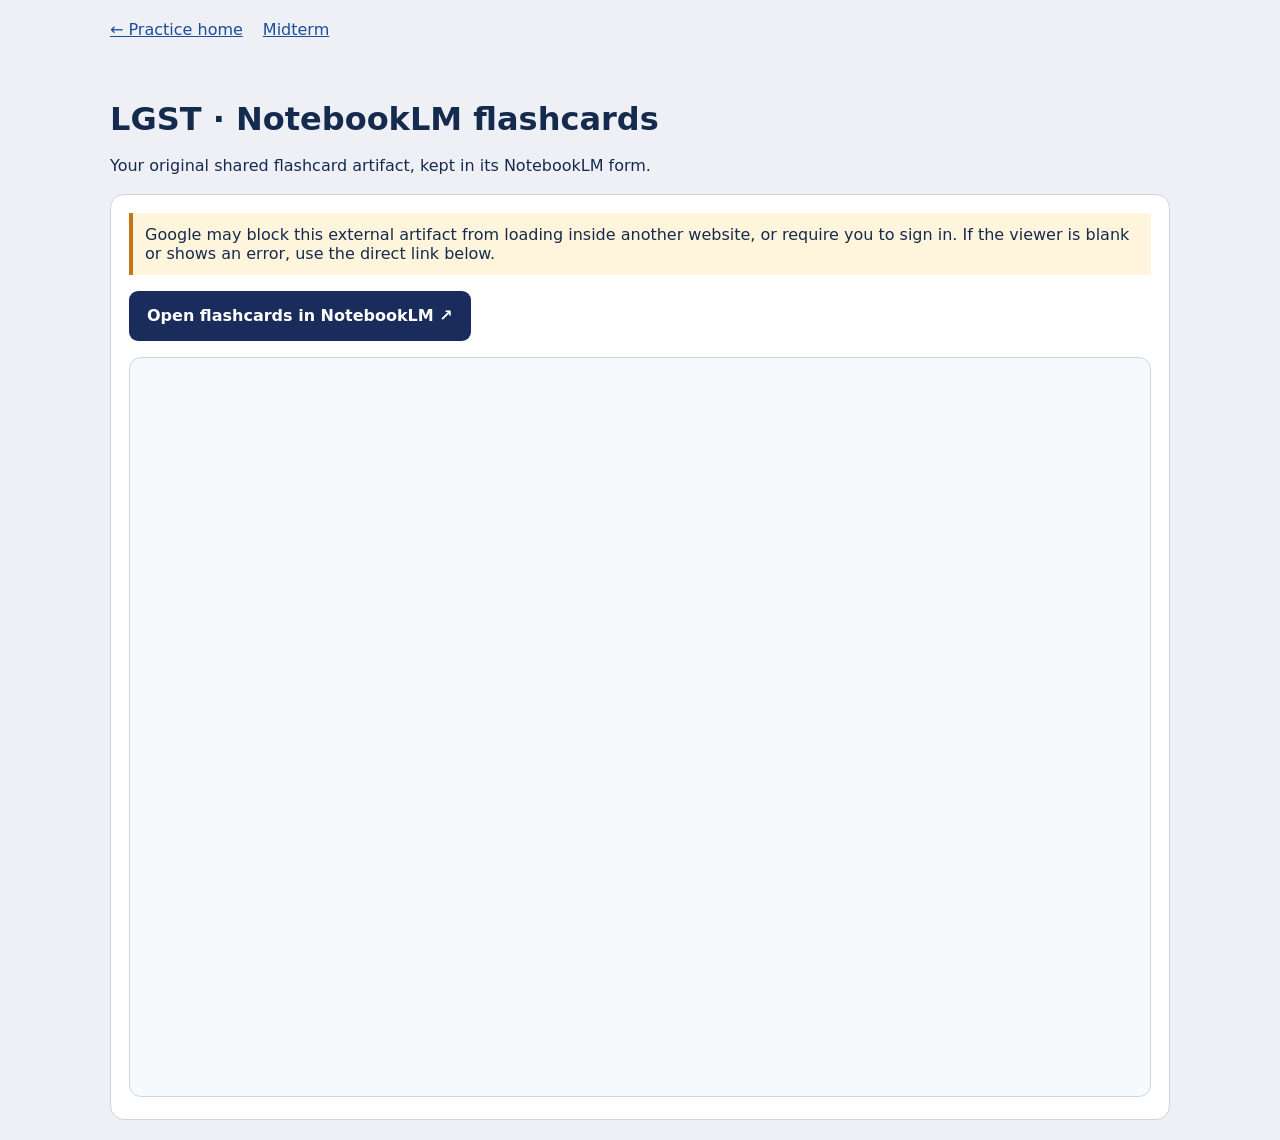
<file: flashcards.html>
<!doctype html><html lang="en"><head><meta charset="utf-8"><meta name="viewport" content="width=device-width, initial-scale=1"><title>LGST Flashcards</title><style>*{box-sizing:border-box}body{margin:0;font:16px system-ui, sans-serif;background:#eef0f6;color:#152b4e}header,main{max-width:1100px;margin:auto;padding:20px}a{color:#1c4d9a}nav{display:flex;gap:20px;flex-wrap:wrap}h1{margin-bottom:4px}p{line-height:1.5}.panel{background:white;border:1px solid #cbd5e1;padding:18px;border-radius:14px}iframe{width:100%;height:740px;border:1px solid #cbd5e1;border-radius:12px;background:#f7fafc}.warning{background:#fff4dc;border-left:4px solid #c17815;padding:12px;margin-bottom:16px}a.primary{display:inline-block;background:#1a2c5b;color:white;padding:13px 18px;border-radius:9px;font-weight:bold;text-decoration:none}@media(max-width:700px){iframe{height:600px}}</style></head><body><header><nav><a href="index.html">← Practice home</a><a href="index.html#midterm">Midterm</a></nav></header><main><h1>LGST · NotebookLM flashcards</h1><p>Your original shared flashcard artifact, kept in its NotebookLM form.</p><div class="panel"><div class="warning">Google may block this external artifact from loading inside another website, or require you to sign in. If the viewer is blank or shows an error, use the direct link below.</div><p><a class="primary" href="https://notebook.google.com/notebook/0f47667a-3fe8-4cbe-b764-c7b198764ac6/artifact/bab9ce22-bb8d-489f-92f3-0255b96f2bf7" target="_blank" rel="noopener noreferrer">Open flashcards in NotebookLM ↗</a></p><iframe title="NotebookLM LGST flashcards" src="https://notebook.google.com/notebook/0f47667a-3fe8-4cbe-b764-c7b198764ac6/artifact/bab9ce22-bb8d-489f-92f3-0255b96f2bf7" loading="lazy" referrerpolicy="no-referrer"></iframe></div></main></body></html>
</file>
<file: style.css>
:root{font-family:system-ui,-apple-system,BlinkMacSystemFont,'Segoe UI',sans-serif;color:#0f172a;background:#eef0f6;font-size:16px;line-height:1.6;--accent:#9d411e;--muted:#64748b;--line:#d9dee9}*{box-sizing:border-box}body{margin:0}button,input,textarea{font:inherit}button,a,input,textarea{touch-action:manipulation}button{cursor:pointer}a{color:inherit}header{max-width:1180px;margin:auto;padding:24px 28px;display:flex;align-items:center;justify-content:space-between}.brand{text-decoration:none;font-size:20px;letter-spacing:1px}.brand b{color:var(--accent)}.practice{font-size:14px;font-weight:700;text-underline-offset:5px}main{max-width:1124px;margin:0 auto;padding:0 24px}.hero{text-align:center;padding:24px 0 28px}.eyebrow{font-size:12px;letter-spacing:3px;font-weight:800;color:var(--accent)}h1{font-size:clamp(32px,5vw,48px);line-height:1.13;letter-spacing:-1.6px;margin:12px 0 18px}.hero>p:last-child{color:var(--muted);font-size:16px}#modes{display:flex;justify-content:center;gap:4px;padding:5px;background:#e2e6ef;border-radius:28px;width:fit-content;margin:0 auto 22px}#modes button{background:transparent;border:0;border-radius:24px;padding:9px 20px;font-weight:700;color:#596779}#modes button.active{background:#0f172a;color:white;box-shadow:0 3px 9px #0f172a22}.scope{border:1px solid #dbd4c5;background:#faf7f0;padding:13px 18px;border-radius:12px;margin-bottom:20px;display:flex;flex-direction:column;font-size:13px}.scope span{color:#655c4b}#sets{display:grid;grid-template-columns:repeat(5,1fr);gap:10px;margin-bottom:18px}.setbtn{background:white;border:1px solid var(--line);border-radius:12px;text-align:left;padding:15px 14px;line-height:1.25;font-weight:750;font-size:14px;min-height:89px;box-shadow:0 2px 4px #0f172a04}.setbtn small{display:block;font-size:11px;color:var(--muted);font-weight:600;margin-top:8px}.setbtn.active{border:2px solid var(--accent);padding:14px 13px;box-shadow:0 3px 10px #9d411e14;background:#fffcf8}.setintro{background:#0f172a;color:#eef2ff;border-radius:14px;padding:22px 26px;margin:20px 0}.setintro h2{margin:0 0 6px;font-size:22px;color:#f4bf62}.setintro p{margin:0;color:#c1cbdc;font-size:14px}.setintro .caution{margin-top:10px;color:#f4bf62}#filters{display:flex;gap:8px;margin:18px 0;flex-wrap:wrap}#filters button{border:1px solid var(--line);background:#fff;border-radius:8px;padding:8px 14px;font-size:13px;font-weight:650}#filters .active{background:#9d411e;color:white;border-color:#9d411e}#quiz{background:white;border:1px solid var(--line);border-radius:16px;padding:28px 32px;box-shadow:0 6px 24px #0f172a06;min-height:420px}.topline{display:flex;align-items:center;justify-content:space-between;gap:12px;font-size:12px;font-weight:750;color:var(--muted);margin-bottom:12px}.tag{background:#f2f4f8;border-radius:6px;padding:5px 9px;color:#475569}.progress{height:4px;border-radius:4px;background:#edf0f5;margin-bottom:26px;overflow:hidden}.progress>div{background:var(--accent);height:100%}.prompt{font-size:18px;line-height:1.7;margin:12px 0 20px;white-space:pre-line;font-weight:550}.label{font-size:12px;text-transform:uppercase;letter-spacing:1px;color:var(--accent);font-weight:800}.hint{font-size:13px;color:var(--muted)}.uncertain{padding:11px 14px;background:#fff4da;border:1px solid #f2daa5;border-radius:8px;color:#704b0b;font-size:13px;margin-bottom:16px}.options{display:grid;gap:9px}.option{border:1px solid var(--line);padding:14px 16px;border-radius:10px;display:flex;gap:12px;align-items:baseline;cursor:pointer}.option:hover{background:#faf8f5;border-color:#b8ad9e}.option:has(input:checked){border-color:var(--accent);background:#fff7f0}.option input{accent-color:var(--accent);margin:0}.option.key{border-color:#4e856c;background:#edf7f0}.option.wrong{border-color:#af524d;background:#fff1ef}textarea{width:100%;min-height:160px;padding:16px;border:1px solid #bbc5d4;border-radius:10px;resize:vertical;line-height:1.6}input[type=number],input[type=text]{border:1px solid #bbc5d4;border-radius:9px;padding:13px;width:min(100%,360px)}button:focus-visible,a:focus-visible,input:focus-visible,textarea:focus-visible{outline:3px solid #ca7b2d;outline-offset:3px}.actions{display:flex;gap:10px;align-items:center;margin-top:20px;flex-wrap:wrap}.primary{background:#0f172a;color:white;border:0;padding:12px 20px;border-radius:9px;font-weight:700}.secondary{background:#fff;border:1px solid #cbd2de;padding:10px 16px;border-radius:9px;color:#334155;font-weight:650}button:disabled{opacity:.4;cursor:not-allowed}.feedback{margin-top:26px;border-top:1px solid var(--line);padding-top:22px}.feedback h3{margin:0 0 10px;font-size:18px}.feedback .answer{white-space:pre-line;color:#334155;line-height:1.75}.feedback .yourresponse{white-space:pre-wrap;border-left:3px solid #cbd5e1;padding:10px 16px;color:#64748b;background:#f8fafc}.rubric{font-size:14px;padding-left:20px;color:#475569}.navrow{display:flex;justify-content:space-between;align-items:center;margin-top:28px;border-top:1px solid var(--line);padding-top:20px;gap:10px}.dots{display:flex;gap:6px;flex-wrap:wrap;justify-content:center}.dots button{min-width:32px;height:32px;padding:0;border:1px solid var(--line);border-radius:7px;background:white;font-size:12px;font-weight:700}.dots button.done{background:#eaf1ec;border-color:#94b4a1}.dots button.current{background:var(--accent);color:#fff;border-color:var(--accent)}details{font-size:13px;color:var(--muted);margin:20px 0 0}details summary{cursor:pointer;font-weight:700}details pre{white-space:pre-wrap;max-height:300px;overflow:auto;background:#f5f6f9;padding:15px;color:#475569;font:13px/1.7 inherit}footer{text-align:center;margin:28px 0 40px;font-size:12px;color:var(--muted)}footer button{border:0;background:none;text-decoration:underline;color:inherit;padding:10px}dialog{max-width:720px;width:calc(100% - 32px);border:1px solid var(--line);border-radius:16px;padding:30px;color:#0f172a;max-height:85vh;overflow:auto}dialog::backdrop{background:#0f172a88}.close{float:right;font-size:26px;border:0;background:transparent}#sourceContent{font-size:14px}#sourceContent li{margin:8px 0}.empty{text-align:center;padding:60px 0}@media(max-width:800px){#sets{grid-template-columns:repeat(3,1fr)}#quiz{padding:24px}.hero{padding-top:8px}header{padding:18px 24px}}@media(max-width:520px){main{padding:0 14px}#modes button{padding:8px 12px;font-size:12px}#sets{grid-template-columns:repeat(2,1fr);gap:8px}.setbtn{min-height:76px;padding:13px}#quiz{padding:20px 17px}.prompt{font-size:16px}.setintro{padding:18px}h1{letter-spacing:-1px}.navrow{flex-wrap:wrap}.dots{order:3;width:100%;margin-top:10px}.scope{font-size:12px}.topline{font-size:11px}}
:root .hero{padding:10px 0 16px}:root .hero h1{font-size:clamp(26px,4vw,36px);line-height:1.2;margin:10px 0;letter-spacing:-1px}:root .hero .eyebrow{margin:4px 0}:root .hero>p:last-child{font-size:14px;margin:8px 0}@media(max-width:520px){:root #sets{display:flex;overflow-x:auto;padding:3px 2px 8px;scroll-snap-type:x proximity}:root .setbtn{flex:0 0 170px;scroll-snap-align:start}:root .hero h1{font-size:26px}}
:root #modes{max-width:100%;flex-wrap:wrap}:root #quiz.document-host{padding:16px;background:#e2e6ef}:root .document-links{margin-top:12px;font-size:14px}:root .document-links a{color:#f4bf62;text-underline-offset:4px}.midterm-pages{display:grid;gap:24px}.midterm-pages figure{margin:0}.midterm-pages figcaption{font-size:13px;font-weight:700;color:#475569;margin-bottom:8px}.midterm-pages a{display:block}.midterm-pages img{display:block;width:100%;height:auto;background:#fff;box-shadow:0 2px 12px #0f172a14}[hidden]{display:none!important}@media(max-width:520px){:root #quiz.document-host{padding:8px}:root #modes button{padding:8px 10px}}

.compilation{line-height:1.75}.compilation-intro{color:#475569;margin-bottom:26px}.compilation p{margin:10px 0}.compilation-module+ .compilation-module{margin-top:36px}.compilation-module>h3{font-size:20px;line-height:1.4;color:var(--accent);margin:0 0 20px}.fact-pattern{border:1px solid var(--line);background:#fff;border-radius:12px;padding:22px;margin-bottom:18px}.fact-pattern h4{font-size:18px;line-height:1.5;margin:0 0 16px;color:#0f172a}.fact-pattern ul{padding-left:24px}.fact-pattern li{margin:8px 0;overflow-wrap:anywhere}.fact-pattern li>ul{margin-top:8px}.compilation-outro{font-size:14px;color:var(--muted);padding-top:12px}#quiz.compilation-host{padding:24px;background:#f7f8fb}@media(max-width:520px){#quiz.compilation-host{padding:12px}.fact-pattern{padding:16px}.fact-pattern h4{font-size:17px}.compilation-module>h3{font-size:18px}}

.fact-answer-toggle{margin-top:14px}.lecture-pattern{border-top:1px solid var(--line);padding:16px 0}.lecture-pattern:first-of-type{border-top:0;padding-top:0}.lecture-pattern:last-child{padding-bottom:0}.lecture-pattern>.source-content{padding-left:24px;margin:0}.source-content [data-answer-group]:not([hidden]){color:#334155}.lecture-pattern .fact-answer-toggle{margin-left:0}
</file>
